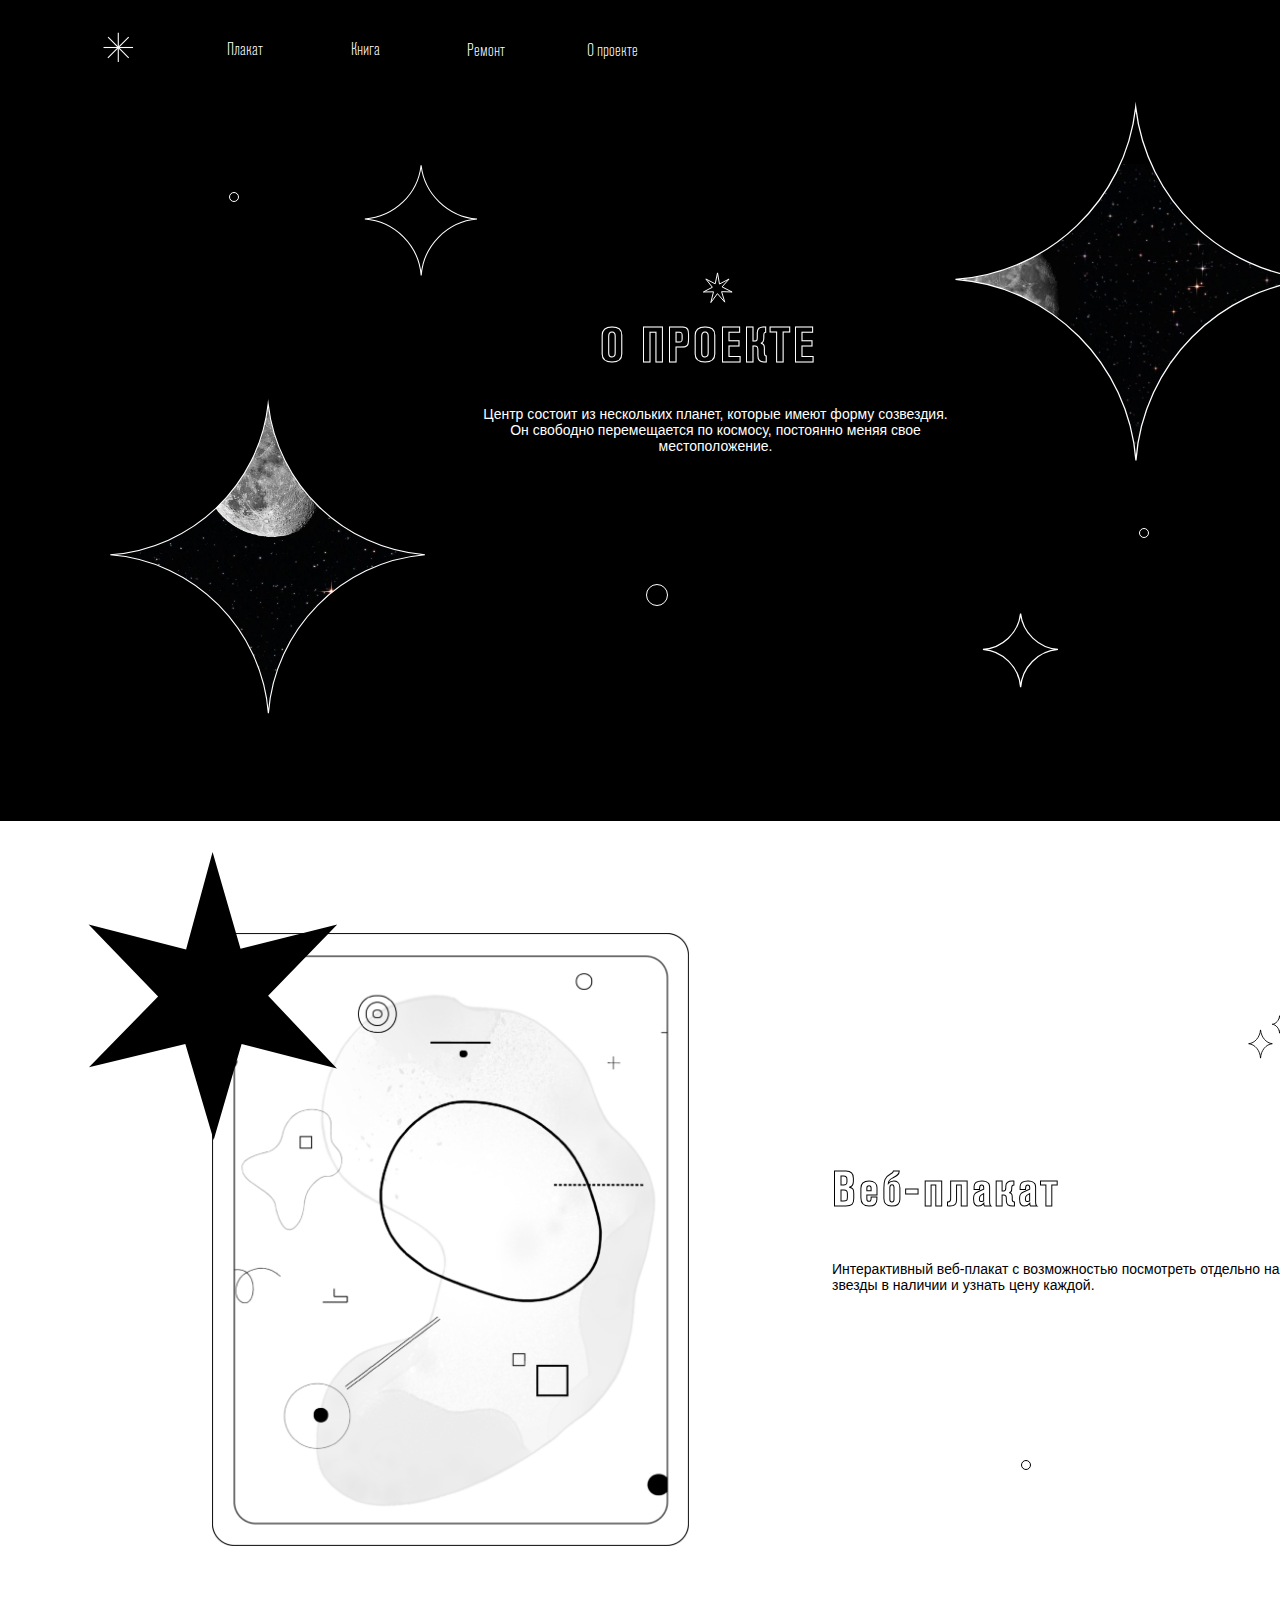
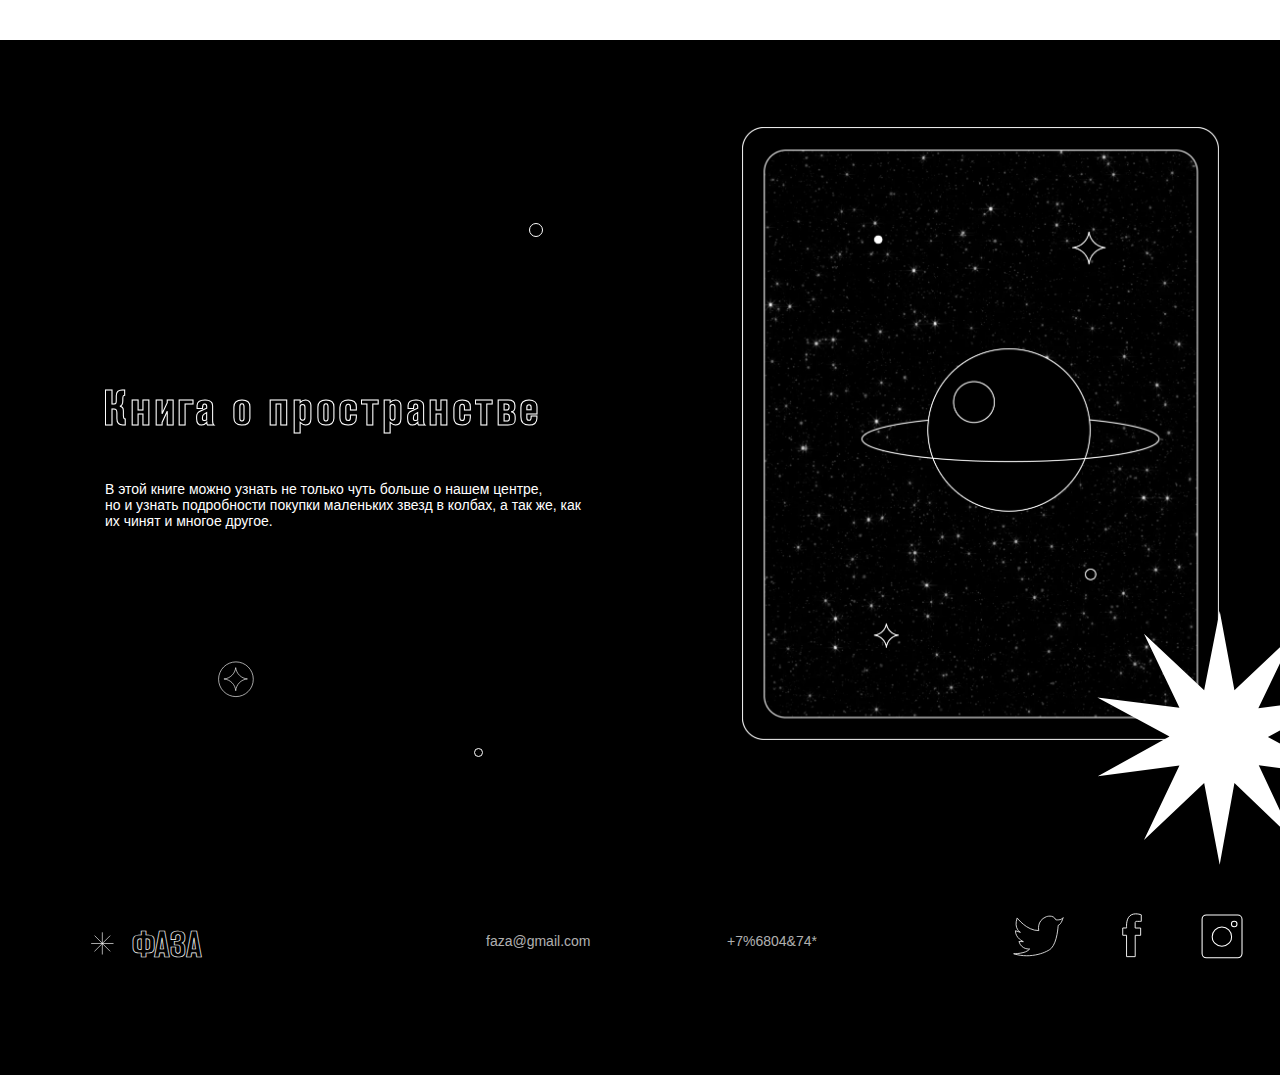
<file: o_proekte.html>
<!DOCTYPE html>
<html lang="ru" dir="ltr">
  <head>
    <meta charset="utf-8">
    <title>О проекте</title>
    <link rel="stylesheet" href="css/common.css">
    <link rel="stylesheet" href="css/o_proekte.css">
  </head>
  <body>
    <div class="firstpage_block" id="firstpage_block">
      <div class="menu">
        <div class="magazin"><a href="#secondpage_block">Плакат</a></div>
        <div class="katalog"><a href="#thirdpage_block">Книга</a></div>
        <div class="remont"><a href="remont.html">Ремонт</a></div>
        <div class="o_proekte"><a href="o_proekte.html">О проекте</a></div>
        <svg class="sparklemenu" version="1.1" id="sparklemenu" xmlns="http://www.w3.org/2000/svg" xmlns:xlink="http://www.w3.org/1999/xlink" x="0px" y="0px"
           viewBox="0 0 168.6 168.1" style="enable-background:new 0 0 168.6 168.1;" xml:space="preserve">
        <style type="text/css">
          .st55{fill:none;stroke:black;stroke-width:12;stroke-linejoin:bevel;stroke-miterlimit:10;}
        </style>
        <path class="st55" d="M156.1,81.2C119.7,78.3,90.5,50,86.3,14C82.2,50.3,52.7,78.5,16,81.2c37.5,2.8,67.5,33.1,70.4,70.6
          C89.2,114.4,118.8,84.4,156.1,81.2z"/>
        </svg>
        <a href="index.html"><svg class="figuremenu" version="1.1" id="Layer_1" xmlns="http://www.w3.org/2000/svg" xmlns:xlink="http://www.w3.org/1999/xlink" x="0px" y="0px"
           viewBox="0 0 15.2 14.9" style="enable-background:new 0 0 15.2 14.9;" xml:space="preserve">
        <style type="text/css">
          .st30{stroke:white;stroke-width:0.5;stroke-miterlimit:10;}
          .st31{fill:none;stroke:white;stroke-width:0.5;stroke-miterlimit:10;}
        </style>
        <line class="st30" x1="7.5" y1="0.8" x2="7.5" y2="14.3"/>
        <line class="st31" x1="14.3" y1="7.6" x2="0.7" y2="7.6"/>
        <line class="st30" x1="12.3" y1="12.4" x2="2.8" y2="2.8"/>
        <line class="st30" x1="2.7" y1="12.4" x2="12.3" y2="2.8"/>
        </svg></a>
        <div class="buttonstroke"></div>
        <div class="button" id="button"></div>
      </div>

      <div class="description">
        <svg class="linestarname" version="1.1" id="Layer_1" xmlns="http://www.w3.org/2000/svg" xmlns:xlink="http://www.w3.org/1999/xlink" x="0px" y="0px"
        	 viewBox="0 0 286.7 293.7" style="enable-background:new 0 0 286.7 293.7;" xml:space="preserve">
        <style type="text/css">
        	.stw0{fill:none;stroke:white;stroke-width:9;stroke-miterlimit:10;}
        </style>
        <polygon class="stw0" points="35.3,64.4 95.9,141.3 12.5,184.9 106.3,183 81.6,282.7 142.8,199.9 210.5,278.8 181.3,181.7
        	278.4,184.9 185.8,138 250.3,65 161.7,111.3 143.5,8.3 122,109.3 "/>
        </svg>
        <div class="oproektename">О ПРОЕКТЕ</div>
        <div class="info">Центр состоит из&nbsp;нескольких планет, которые имеют форму созвездия. Он&nbsp;свободно перемещается по&nbsp;космосу, постоянно меняя свое местоположение.</div>
      </div>

      <div class="circle"></div>
      <div class="circle2"></div>
      <div class="circle3"></div>
      <svg class="sparkle3" version="1.1" id="sparkle" xmlns="http://www.w3.org/2000/svg" xmlns:xlink="http://www.w3.org/1999/xlink" x="0px" y="0px"
      	 viewBox="0 0 150.2 149.3" style="enable-background:new 0 0 150.2 149.3;" xml:space="preserve">
      <g>
      	<defs>
      		<path id="SVGID_1_" d="M143.8,74.3C107.4,71.4,78.2,43.1,74,7.1C69.9,43.4,40.4,71.6,3.7,74.3c37.5,2.8,67.5,33.1,70.4,70.6
      			C76.9,107.5,106.5,77.5,143.8,74.3z"/>
      	</defs>
      	<clipPath id="SVGID_2_">
      		<use xlink:href="#SVGID_1_"  style="overflow:visible;"/>
      	</clipPath>
      	<g transform="matrix(1 0 0 1 -5.960464e-08 -2.384186e-07)" style="clip-path:url(#SVGID_2_);">

      			<image style="overflow:visible;" width="1081" height="1038" xlink:href="img/1.jpg"  transform="matrix(0.1737 0 0 0.1737 -40.1945 1.6961)">
      		</image>
      	</g>
      	<use xlink:href="#SVGID_1_"  style="overflow:visible;fill:none;stroke-width:0.5;stroke:#FFFFFF;stroke-miterlimit:10;"/>
      </g>
      </svg>
      <svg class="sparkle2" version="1.1" id="sparkle" xmlns="http://www.w3.org/2000/svg" xmlns:xlink="http://www.w3.org/1999/xlink" x="0px" y="0px"
      	 viewBox="0 0 168.6 168.1" style="enable-background:new 0 0 168.6 168.1;" xml:space="preserve">
      <style type="text/css">
      	.stqqq0{fill:none;stroke:#FFFFFF;stroke-width:1.3;stroke-linejoin:bevel;stroke-miterlimit:10;}
      </style>
      <path class="stqqq0" d="M156.1,81.2C119.7,78.3,90.5,50,86.3,14C82.2,50.3,52.7,78.5,16,81.2c37.5,2.8,67.5,33.1,70.4,70.6
      	C89.2,114.4,118.8,84.4,156.1,81.2z"/>
      </svg>
      <svg class="sparkle" version="1.1" id="sparkle" xmlns="http://www.w3.org/2000/svg" xmlns:xlink="http://www.w3.org/1999/xlink" x="0px" y="0px"
      	 viewBox="0 0 150.1 147.2" style="enable-background:new 0 0 150.1 147.2;" xml:space="preserve">
      <g>
      	<defs>
      		<path id="SVGID_1_" d="M143.2,72.4c-36.4-2.9-65.6-31.2-69.8-67.2C69.3,41.5,39.8,69.7,3.1,72.4c37.5,2.8,67.5,33.1,70.4,70.6
      			C76.3,105.6,105.9,75.6,143.2,72.4z"/>
      	</defs>
      	<clipPath id="SVGID_2_">
      		<use xlink:href="#SVGID_1_"  style="overflow:visible;"/>
      	</clipPath>
      	<g style="clip-path:url(#SVGID_2_);">

      			<image style="overflow:visible;" width="2000" height="1333" xlink:href="img/1.jpg"  transform="matrix(0.1331 0 0 0.1331 -20.9685 -36.9259)">
      		</image>
      	</g>
      	<use xlink:href="#SVGID_1_"  style="overflow:visible;fill:none;stroke-width:0.5;stroke:#FFFFFF;stroke-miterlimit:10;"/>
      </g>
      </svg>
      <svg class="sparkle4" version="1.1" id="sparkle" xmlns="http://www.w3.org/2000/svg" xmlns:xlink="http://www.w3.org/1999/xlink" x="0px" y="0px"
      	 viewBox="0 0 168.6 168.1" style="enable-background:new 0 0 168.6 168.1;" xml:space="preserve">
      <style type="text/css">
      	.staqqa0{fill:none;stroke:#FFFFFF;stroke-width:2.3;stroke-linejoin:bevel;stroke-miterlimit:10;}
      </style>
      <path class="staqqa0" d="M156.1,81.2C119.7,78.3,90.5,50,86.3,14C82.2,50.3,52.7,78.5,16,81.2c37.5,2.8,67.5,33.1,70.4,70.6
      	C89.2,114.4,118.8,84.4,156.1,81.2z"/>
      </svg>

    </div>

    <div class="secondpage_block" id="secondpage_block">
      <a href="https://if6600.github.io/plakat/"><div class="card">
          <div class="oborot1">
            <div class="pic1">
          </div>
          <div class="oborot2">
            <div class="pic2"></div>
          </div>
          </div>
        </div></a>

      <div class="web">Веб-плакат</div>
      <div class="about2">Интерактивный веб-плакат с&nbsp;возможностью посмотреть отдельно на&nbsp;все звезды в&nbsp;наличии и&nbsp;узнать цену каждой.</div>
      <div class="circlefon"></div>
      <svg class="sparklesfon" version="1.1" id="Layer_1" xmlns="http://www.w3.org/2000/svg" xmlns:xlink="http://www.w3.org/1999/xlink" x="0px" y="0px"
      	 viewBox="0 0 35.1 37.9" style="enable-background:new 0 0 35.1 37.9;" xml:space="preserve">
      <style type="text/css">
      	.st80{fill:none;stroke:black;stroke-linejoin:bevel;stroke-width:0.7;stroke-miterlimit:10;}
      </style>
      <path class="st80" d="M21,24.5c-4.9-0.5-8.8-5.1-9.4-11C11,19.4,7,24.1,2.1,24.5c5.1,0.5,9.1,5.4,9.5,11.5C11.9,29.9,15.9,25,21,24.5
      	z"/>
      <path class="st80" d="M32.6,9c-3-0.3-5.5-3.1-5.8-6.8C26.4,5.8,24,8.7,20.9,9c3.1,0.3,5.6,3.3,5.9,7.1C27,12.3,29.5,9.3,32.6,9z"/>
      </svg>
      <svg class="sticker" version="1.1" id="sparkle" xmlns="http://www.w3.org/2000/svg" xmlns:xlink="http://www.w3.org/1999/xlink" x="0px" y="0px"
      	 viewBox="0 0 73.4 83.1" style="enable-background:new 0 0 73.4 83.1;" xml:space="preserve">
      <polygon points="37,1.4 29.6,28.6 2.4,21.6 21.8,41.7 2.5,61.5 29.4,55 37.3,81.8 45.1,55 71.7,61.8 52.5,41.5 71.8,21.6 44.8,28.4
      	"/>
      </svg>
    </div>

    <div class="thirdpage_block" id="thirdpage_block">
      <a href="https://ru.calameo.com/read/0062158573e6b9b3a7f81"><div class="card2">
          <div class="oborot1_2">
            <div class="pic1_2">
          </div>
          <div class="oborot2_2">
            <div class="pic2_2"></div>
          </div>
          </div>
        </div></a>
      <div class="kniga">Книга о пространстве</div>
      <div class="about3">В&nbsp;этой книге можно узнать не&nbsp;только чуть больше о&nbsp;нашем центре, но&nbsp;и&nbsp;узнать подробности покупки маленьких звезд в&nbsp;колбах, а&nbsp;так&nbsp;же, как их&nbsp;чинят и&nbsp;многое другое.</div>
      <div class="circlefon_2"></div>
      <div class="circlefon_2_2"></div>
      <svg class="sparkleincircle" version="1.1" id="Layer_1" xmlns="http://www.w3.org/2000/svg" xmlns:xlink="http://www.w3.org/1999/xlink" x="0px" y="0px"
      	 viewBox="0 0 286.7 293.7" style="enable-background:new 0 0 286.7 293.7;" xml:space="preserve">
      <style type="text/css">
      	.st120{fill:none;stroke:white;stroke-width:5;stroke-miterlimit:10;}
      	.st121{fill:none;stroke:white;stroke-width:5;}
      </style>
      <circle class="st120" cx="142.9" cy="148.8" r="134.1"/>
      <path class="st121" d="M231.5,146.3c-47.1-3.8-85.1-40.5-90.5-87.2c-5.3,47-43.5,84.1-91,87.6c48.6,3.6,87.4,42.4,91.2,90.9
      	C144.7,189.2,183.2,150.4,231.5,146.3z"/>
      </svg>
      <svg class="sticker2" version="1.1" id="sparkle" xmlns="http://www.w3.org/2000/svg" xmlns:xlink="http://www.w3.org/1999/xlink" x="0px" y="0px"
      	 viewBox="0 0 66 67.8" style="enable-background:new 0 0 66 67.8;" xml:space="preserve">
      <style type="text/css">
      	.st0{fill:#FFFFFF;}
      </style>
      <polygon class="st0" points="33.3,2 29.4,21.9 14.3,7.7 23.2,26.3 2.6,23.7 20.7,33.5 2.7,43.5 23.2,40.8 14.3,59.5 29.4,45.2
      	33.3,65.7 37,45.2 51.9,59.5 43.1,40.7 63.6,43.5 45.4,33.6 63.7,23.7 43,26.4 52,7.7 37,21.9 "/>
      </svg>

      <div class="description2">
        <div class="mail">faza@gmail.com</div>
        <div class="logo">ФАЗА</div>
        <div class="telefon">+7%6804&74*</div>
        <svg class="logofigure" version="1.1" id="Layer_1" xmlns="http://www.w3.org/2000/svg" xmlns:xlink="http://www.w3.org/1999/xlink" x="0px" y="0px"
        	 viewBox="0 0 15.2 14.9" style="enable-background:new 0 0 15.2 14.9;" xml:space="preserve">
        <style type="text/css">
        	.st8w30{stroke:white;stroke-width:0.4;stroke-miterlimit:10;}
        	.st8w31{fill:none;stroke:white;stroke-width:0.4;stroke-miterlimit:10;}
        </style>
        <line class="st8w30" x1="7.5" y1="0.8" x2="7.5" y2="14.3"/>
        <line class="st8w31" x1="14.3" y1="7.6" x2="0.7" y2="7.6"/>
        <line class="st8w30" x1="12.3" y1="12.4" x2="2.8" y2="2.8"/>
        <line class="st8w30" x1="2.7" y1="12.4" x2="12.3" y2="2.8"/>
        </svg>
        <svg class="twitter" version="1.1" id="sparkle" xmlns="http://www.w3.org/2000/svg" xmlns:xlink="http://www.w3.org/1999/xlink" x="0px" y="0px"
        	 viewBox="0 0 204.6 173.4" style="enable-background:new 0 0 204.6 173.4;" xml:space="preserve">
        <style type="text/css">
        	.bbe{fill:none;stroke:white;stroke-width:3;stroke-miterlimit:10;}
        </style>
        <path class="bbe" d="M26.6,18.4c0,0,35.6,47.8,80.5,47c0,0-9-36.1,27.4-51.4c0,0,26.1-10.1,36.1,11.4c0,0,20.4,2.8,27.1-8.3
        	c0,0-6.5,25-18.6,29.2c0,0-2.6,62.1-26.1,85.7c-11.3,11.3-72.3,40.8-139.4,19.6c0,0,45.9,0.5,59.6-17.8c0,0-30.2,3.6-40-27.6
        	l16.5,0.3c0,0-29.7-12.6-29.4-40.5l18.3,5.9C38.7,71.8,12.9,58.5,26.6,18.4z"/>
        </svg>
        <svg class="facebook" version="1.1" id="sparkle" xmlns="http://www.w3.org/2000/svg" xmlns:xlink="http://www.w3.org/1999/xlink" x="0px" y="0px"
        	 viewBox="0 0 91.8 173.4" style="enable-background:new 0 0 91.8 173.4;" xml:space="preserve">
        <style type="text/css">
        	.rwew{fill:none;stroke:white;stroke-width:3.5;stroke-miterlimit:10;}
        </style>
        <path class="rwew" d="M25.3,57.3H10.4v27.9H25V167h33.2V85.4H79V57.5H58V36.8c0,0,0.3-4.8,4.5-4.8s18.9,0,18.9,0V7
        	c0,0-26.8-10.4-43.3,3.5S25.3,57.3,25.3,57.3z"/>
        </svg>
        <svg class="instagram" version="1.1" id="sparkle" xmlns="http://www.w3.org/2000/svg" xmlns:xlink="http://www.w3.org/1999/xlink" x="0px" y="0px"
        	 viewBox="0 0 85.9 89.9" style="enable-background:new 0 0 85.9 89.9;" xml:space="preserve">
        <style type="text/css">
        	.qwettt{fill:none;stroke:white;stroke-width:2;stroke-miterlimit:10;}
        </style>
        <path class="qwettt" d="M72,85.5H12.2c-4.6,0-8.2-3.7-8.2-8.2V12c0-4.6,3.7-8.2,8.2-8.2H72c4.6,0,8.2,3.7,8.2,8.2v65.2
        	C80.3,81.8,76.6,85.5,72,85.5z"/>
        <circle class="qwettt" cx="41.8" cy="45.1" r="18.5"/>
        <circle class="qwettt" cx="65.3" cy="21.1" r="5.3"/>
        </svg>
        <svg class="vk" version="1.1" id="sparkle" xmlns="http://www.w3.org/2000/svg" xmlns:xlink="http://www.w3.org/1999/xlink" x="0px" y="0px"
        	 viewBox="0 0 85.9 52.7" style="enable-background:new 0 0 85.9 52.7;" xml:space="preserve">
        <style type="text/css">
        	.llq{fill:none;stroke:white;stroke-width:1.5;stroke-miterlimit:10;}
        </style>
        <path class="llq" d="M5.2,3l13,0l12.4,17.5c0.5,0.6,1.5,0.4,1.6-0.3l2.2-10.6c0.1-0.4,0-0.9-0.2-1.2l-2.3-3.6C31.4,4,32,3,32.9,3
        	h15.4c1,0,1.8,0.8,1.8,1.8l0.5,16.7c0,1.1,1.4,1.6,2.1,0.7L65.1,3.8c0.4-0.6,1.2-1,1.9-1h14c1.5,0,2.5,1.6,1.7,3L70.5,27.2
        	c-0.4,0.7-0.4,1.6,0.1,2.3l11.3,16.9c0.8,1.3-0.1,2.9-1.6,2.9h-15c-0.6,0-1.3-0.3-1.7-0.7l-9.1-9.2c-0.6-0.6-1.5-0.4-1.9,0.3
        	l-4.1,8.8c-0.2,0.5-0.6,0.8-1.2,0.8c-3.2,0.4-14.9,1-24.5-9.3C12.5,28.8,4.7,12.7,3.7,4.7C3.6,3.8,4.3,3,5.2,3z"/>
        </svg>
      </div>
      <div class="podval"></div>

    </div>
    <script src="js/oproekte.js"></script>
  </body>
</html>
</file>
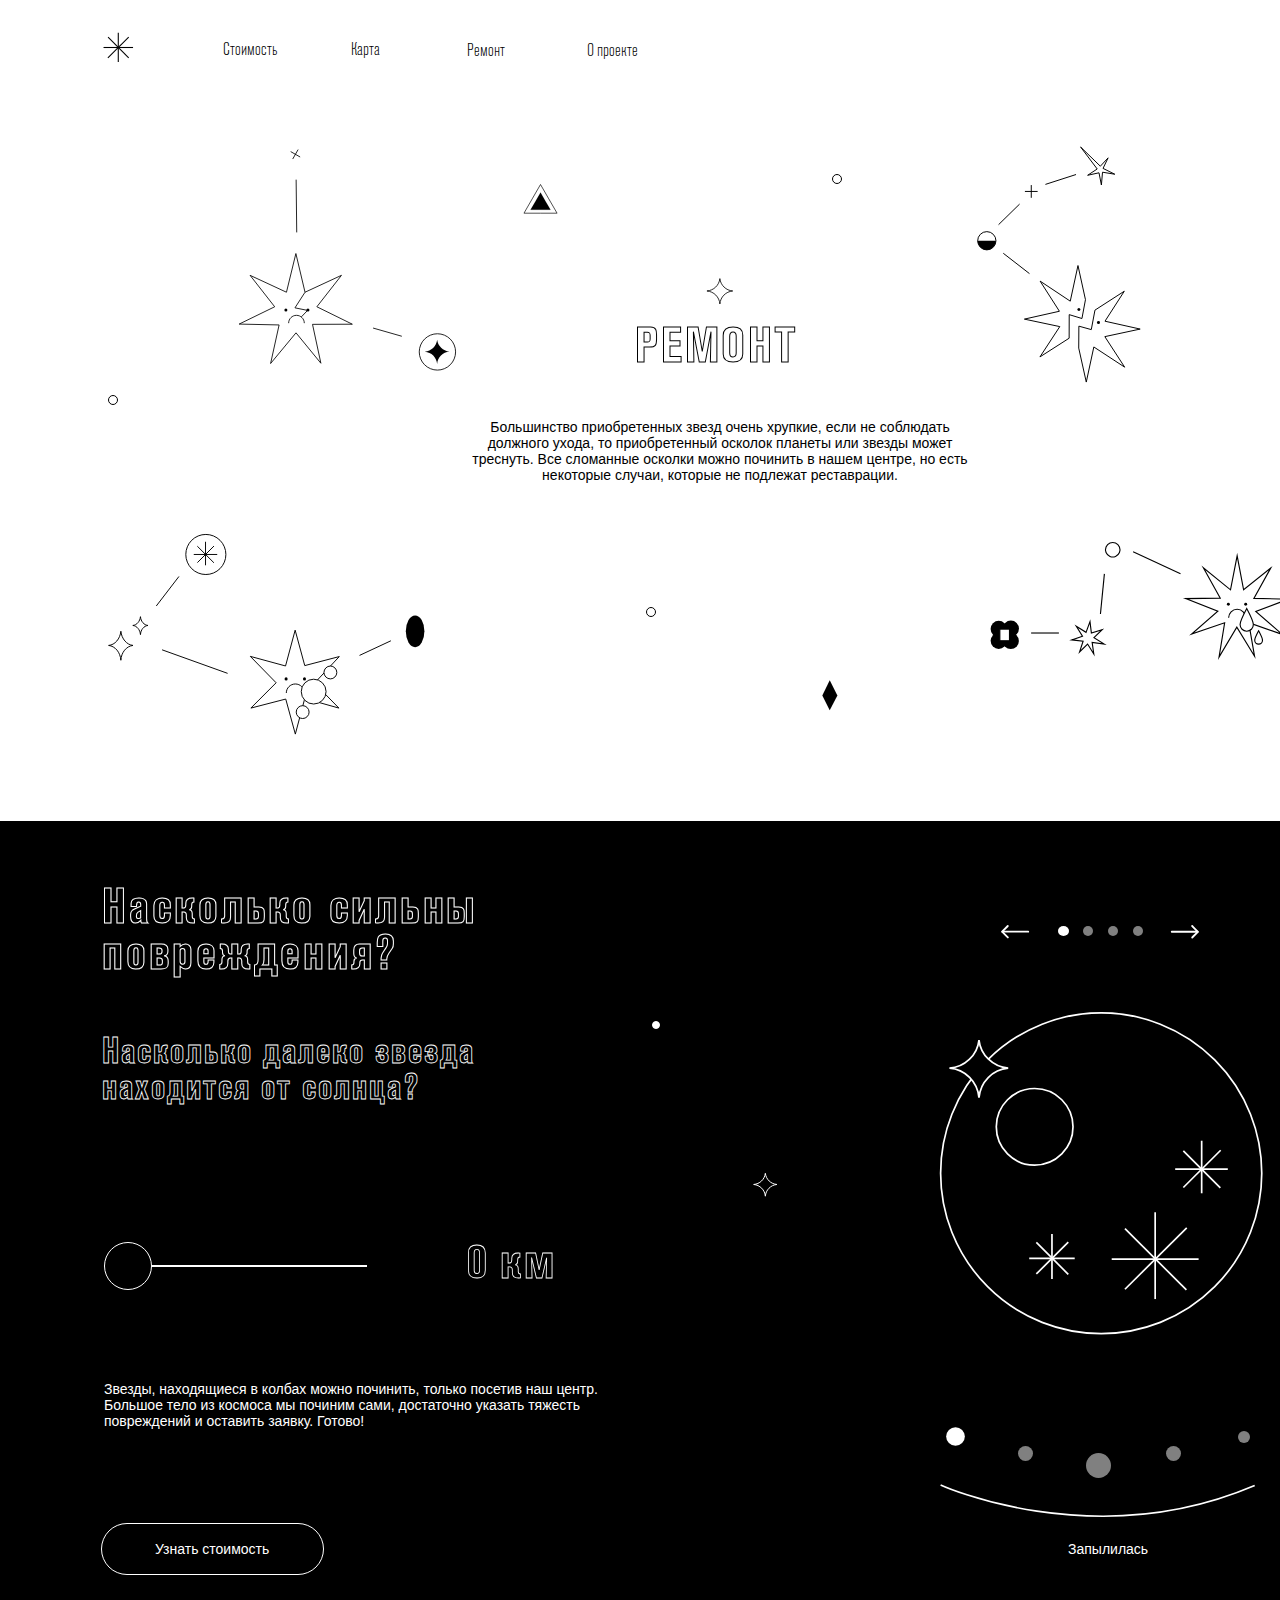
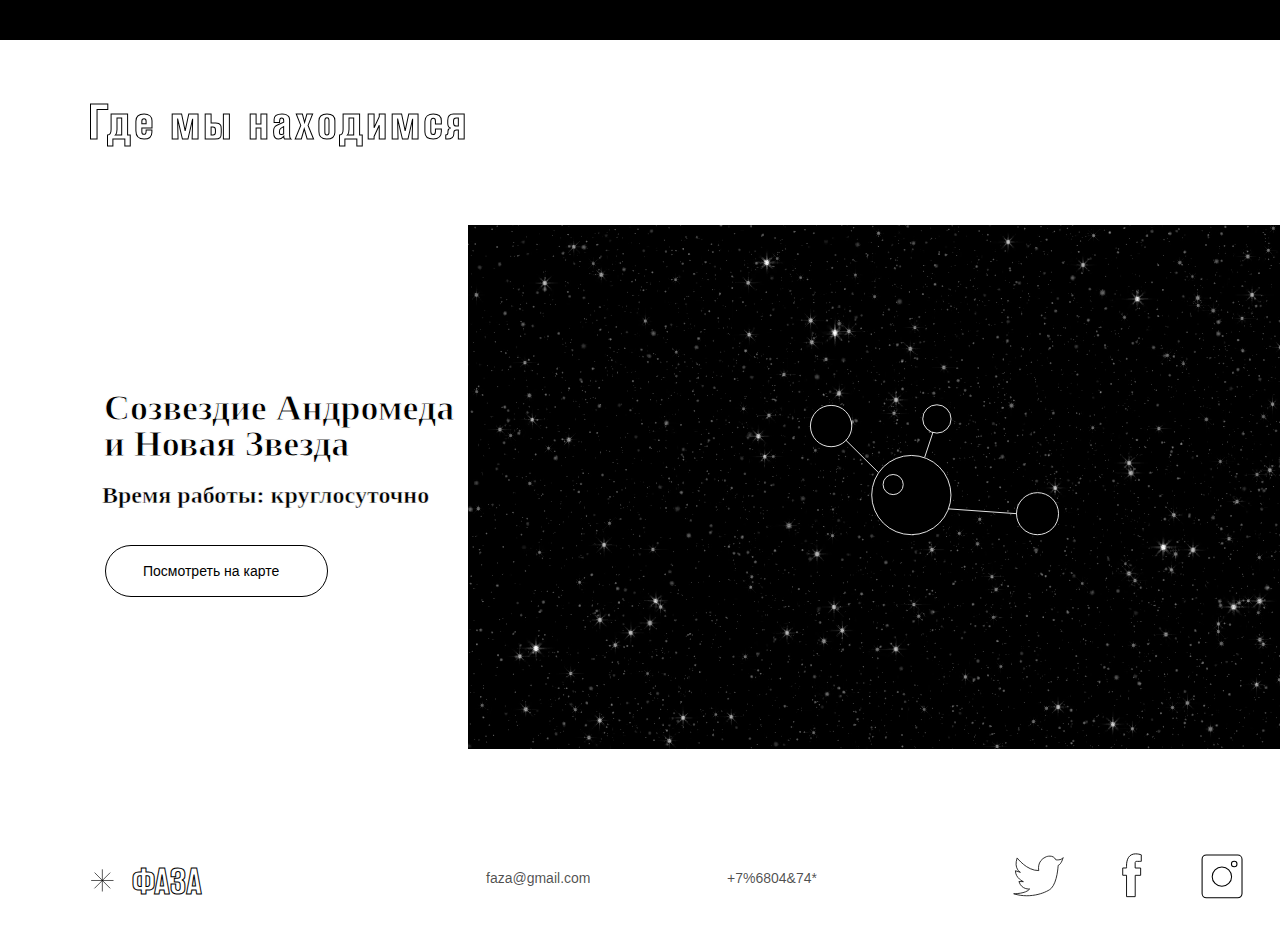
<file: remont.html>
<!DOCTYPE html>
<html lang="ru" dir="ltr">
  <head>
    <meta charset="utf-8">
    <title>Ремонт</title>
    <link rel="stylesheet" href="css/common.css">
    <link rel="stylesheet" href="css/remont.css">
  </head>
  <body>
    <div class="firstpage_block" id="firstpage_block">

      <div class="menu">
        <div class="magazin"><a href="#secondpage_block">Стоимость</a></div>
        <div class="katalog"><a href="#thirdpage_block">Карта</a></div>
        <div class="remont"><a href="remont.html">Ремонт</a></div>
        <div class="o_proekte"><a href="o_proekte.html">О проекте</div>
        <svg class="sparklemenu" version="1.1" id="sparklemenu" xmlns="http://www.w3.org/2000/svg" xmlns:xlink="http://www.w3.org/1999/xlink" x="0px" y="0px"
        	 viewBox="0 0 168.6 168.1" style="enable-background:new 0 0 168.6 168.1;" xml:space="preserve">
        <style type="text/css">
        	.st55{fill:none;stroke:black;stroke-width:12;stroke-linejoin:bevel;stroke-miterlimit:10;}
        </style>
        <path class="st55" d="M156.1,81.2C119.7,78.3,90.5,50,86.3,14C82.2,50.3,52.7,78.5,16,81.2c37.5,2.8,67.5,33.1,70.4,70.6
        	C89.2,114.4,118.8,84.4,156.1,81.2z"/>
        </svg>
        <a href="index.html"><svg class="figuremenu" version="1.1" id="Layer_1" xmlns="http://www.w3.org/2000/svg" xmlns:xlink="http://www.w3.org/1999/xlink" x="0px" y="0px"
        	 viewBox="0 0 15.2 14.9" style="enable-background:new 0 0 15.2 14.9;" xml:space="preserve">
        <style type="text/css">
        	.st30{stroke:black;stroke-width:0.5;stroke-miterlimit:10;}
        	.st31{fill:none;stroke:black;stroke-width:0.5;stroke-miterlimit:10;}
        </style>
        <line class="st30" x1="7.5" y1="0.8" x2="7.5" y2="14.3"/>
        <line class="st31" x1="14.3" y1="7.6" x2="0.7" y2="7.6"/>
        <line class="st30" x1="12.3" y1="12.4" x2="2.8" y2="2.8"/>
        <line class="st30" x1="2.7" y1="12.4" x2="12.3" y2="2.8"/>
        </svg></a>
        <div class="buttonstroke"></div>
        <div class="button" id="button1"></div>
        <svg class="sparklename" version="1.1" id="sparkle" xmlns="http://www.w3.org/2000/svg" xmlns:xlink="http://www.w3.org/1999/xlink" x="0px" y="0px"
        	 viewBox="0 0 168.6 168.1" style="enable-background:new 0 0 168.6 168.1;" xml:space="preserve">
        <style type="text/css">
        	.snt0{fill:white;stroke:black;stroke-width:4.5;stroke-linejoin:bevel;stroke-miterlimit:10;}
        </style>
        <path class="snt0" d="M156.1,81.2C119.7,78.3,90.5,50,86.3,14C82.2,50.3,52.7,78.5,16,81.2c37.5,2.8,67.5,33.1,70.4,70.6
        	C89.2,114.4,118.8,84.4,156.1,81.2z"/>
        </svg>
      </div>

      <div class="figures">
        <svg class="sozvezdie1" version="1.1" id="Layer_1" xmlns="http://www.w3.org/2000/svg" xmlns:xlink="http://www.w3.org/1999/xlink" x="0px" y="0px"
        	 viewBox="0 0 349.5 359.8" style="enable-background:new 0 0 349.5 359.8;" xml:space="preserve">
        <style type="text/css">
        	.st90{fill:none;stroke:#000000;stroke-width:1.3;stroke-miterlimit:10;}
        	.st91{fill:#020203;}
        </style>
        <polygon class="st90" points="100.1,177.1 85.8,235.9 30.5,210.2 67.9,258 13.9,284.3 74.6,285.6 61.7,344.2 100.3,297.6
        	138.1,343.8 125.4,284.7 185.9,284.5 132,258 169.4,210.2 114,235.9 "/>
        <polyline class="st90" points="108.5,273.3 117.9,263.5 98.7,259.6 114,235.9 "/>
        <path class="st90" d="M89.1,282.9c0-6.6,5.3-11.9,11.9-11.9s11.9,5.3,11.9,11.9"/>
        <circle cx="84.9" cy="262.8" r="2.3"/>
        <circle cx="118.4" cy="262.9" r="2.3"/>
        <line class="st90" x1="92.2" y1="22.2" x2="106.6" y2="30.4"/>
        <line class="st90" x1="103.5" y1="19.1" x2="95.3" y2="33.5"/>
        <line class="st90" x1="100.5" y1="64.8" x2="101.4" y2="145"/>
        <line class="st90" x1="217.4" y1="290.3" x2="261.1" y2="302.8"/>
        <circle class="st90" cx="315.2" cy="326.6" r="27.6"/>
        <path class="st91" d="M333.4,326.1c-9.7-0.8-17.5-8.3-18.6-17.9c-1.1,9.7-8.9,17.3-18.7,18c10,0.7,18,8.7,18.7,18.7
        	C315.5,334.9,323.4,326.9,333.4,326.1z"/>
        </svg>
        <svg class="sozvezdie2" version="1.1" id="Layer_1" xmlns="http://www.w3.org/2000/svg" xmlns:xlink="http://www.w3.org/1999/xlink" x="0px" y="0px"
        	 viewBox="0 0 518.8 359.8" style="enable-background:new 0 0 518.8 359.8;" xml:space="preserve">
        <style type="text/css">
        	.wee{fill:none;stroke:#000000;stroke-width:1.5;stroke-miterlimit:10;}
        	.qqq{fill:#FFFFFF;stroke:#000000;stroke-width:1.5;stroke-miterlimit:10;}
        	.s232{fill:none;stroke:#000000;stroke-width:1.5;stroke-linejoin:bevel;stroke-miterlimit:10;}
        </style>
        <polygon class="wee" points="306.8,173.2 291.7,229.5 236.3,214.4 276.9,255.9 237.2,295.7 292,281.5 307.1,336.6 321.9,280.6
        	375.6,295.7 337.2,256.5 376.2,214.7 321.9,228.9 "/>
        <path class="wee" d="M292.9,272c0-7.8,6.3-14.2,14.2-14.2s14.2,6.3,14.2,14.2"/>
        <circle class="qqq" cx="335.9" cy="269.8" r="19.5"/>
        <circle class="qqq" cx="318.6" cy="302" r="10.1"/>
        <circle class="qqq" cx="362.2" cy="239.7" r="10.1"/>
        <circle cx="292.6" cy="249.8" r="2.4"/>
        <circle cx="321.5" cy="249.8" r="2.4"/>
        <line class="wee" x1="408" y1="212.9" x2="457.3" y2="189.9"/>
        <line class="wee" x1="97.6" y1="204.1" x2="200.6" y2="241.1"/>
        <line class="wee" x1="88.5" y1="135.2" x2="124.1" y2="88.8"/>
        <path class="s232" d="M51.9,197.2c-9.9-1-17.8-10.3-19.1-22.3c-1.2,12-9.3,21.5-19.3,22.3c10.3,1,18.5,10.9,19.3,23.3
        	C33.4,208.2,41.5,198.3,51.9,197.2z"/>
        <path class="s232" d="M75.4,165.8c-6.1-0.6-11.2-6.3-11.8-13.8c-0.8,7.3-5.7,13.2-12,13.8c6.3,0.6,11.4,6.7,12,14.4
        	C64,172.5,69.1,166.4,75.4,165.8z"/>
        <line class="wee" x1="165.9" y1="34.2" x2="165.9" y2="71.2"/>
        <line class="wee" x1="184.3" y1="54.2" x2="147.4" y2="54.2"/>
        <line class="wee" x1="179.1" y1="67.3" x2="153" y2="41.2"/>
        <line class="wee" x1="153.1" y1="67" x2="179.2" y2="40.9"/>
        <circle class="wee" cx="166.4" cy="54.2" r="31.5"/>
        <ellipse cx="495.4" cy="175" rx="14.6" ry="25"/>
        </svg>
        <svg class="sozvezdie3" version="1.1" id="Layer_1" xmlns="http://www.w3.org/2000/svg" xmlns:xlink="http://www.w3.org/1999/xlink" x="0px" y="0px"
        	 viewBox="0 0 240.5 336.6" style="enable-background:new 0 0 240.5 336.6;" xml:space="preserve">
        <style type="text/css">
        	.ers{fill:none;stroke:#000000;stroke-width:1.3;stroke-miterlimit:10;}
        	.s33{fill:none;}
        </style>
        <polygon class="ers" points="155.6,216 145.6,170.4 135.3,218 95,191.2 120.8,231.5 74,242 121.3,252 94.8,292.5 133.8,267.5
        	133.9,236 150.9,241.2 "/>
        <polygon class="ers" points="168.3,230 207.5,204.7 181.7,244.8 228.7,255.3 181.5,265.4 208,306.2 166.8,279.2 156.7,326.1
        	146.6,280.7 146.8,251.4 163.4,256 "/>
        <circle cx="146.8" cy="229" r="2"/>
        <circle cx="173" cy="246.4" r="2"/>
        <line class="s33" x1="73.6" y1="199.3" x2="37.1" y2="161.5"/>
        <line class="s33" x1="41.7" y1="117.5" x2="66.4" y2="90.3"/>
        <line class="s33" x1="102.1" y1="62" x2="137.1" y2="46.7"/>
        <line class="ers" x1="83.2" y1="62.9" x2="83.2" y2="79.9"/>
        <line class="ers" x1="91.7" y1="71.4" x2="74.7" y2="71.4"/>
        <circle class="ers" cx="23.8" cy="137.3" r="12.2"/>
        <path d="M35.9,137.4c0,6.7-5.5,12.2-12.2,12.2s-12.2-5.5-12.2-12.2"/>
        <polygon class="ers" points="149.1,12 171.3,41.4 158.5,49.8 173.7,46.5 176.9,62.8 178.4,45.7 194.8,48.4 179.1,40.6 185.9,26.5
        	175.5,37.7 "/>
        <line class="ers" x1="80.8" y1="181.2" x2="45.8" y2="154"/>
        <line class="ers" x1="39.5" y1="115.8" x2="67.6" y2="88.3"/>
        <line class="ers" x1="102.1" y1="62" x2="143" y2="48.8"/>
        </svg>
        <svg class="sozvezdie4" version="1.1" id="Layer_1" xmlns="http://www.w3.org/2000/svg" xmlns:xlink="http://www.w3.org/1999/xlink" x="0px" y="0px"
        	 viewBox="0 0 382.8 159.4" style="enable-background:new 0 0 382.8 159.4;" xml:space="preserve">
        <style type="text/css">
        	.dsd{fill:none;stroke:#000000;stroke-width:1.3;stroke-miterlimit:10;}
        	.drt{fill:#FFFFFF;stroke:#000000;stroke-width:1.3;stroke-miterlimit:10;}
        </style>
        <polygon class="dsd" points="290.2,79 270.7,43.9 302.2,69.4 309.9,29.9 317.4,69.3 348.8,44.2 329.3,79.3 369.4,80.2 331.5,94.5
        	362.2,121.1 323.3,107.5 330.1,146.5 309.5,112.7 288.9,147.4 295.4,107.7 257.1,120.6 287.5,94.3 250.2,79.6 "/>
        <path class="dsd" d="M300,101.9c0-5.5,4.4-9.9,9.9-9.9s9.9,4.4,9.9,9.9"/>
        <circle cx="299.7" cy="86.1" r="1.7"/>
        <circle cx="319.8" cy="86.1" r="1.7"/>
        <path class="drt" d="M328.7,109.7c0,4.2-3.4,7.7-7.7,7.7c-4.2,0-7.7-3.4-7.7-7.7c0-4.2,7.7-18.7,7.7-18.7S328.7,105.4,328.7,109.7z"
        	/>
        <path class="drt" d="M339.3,127.9c0,2.5-2,4.5-4.5,4.5s-4.5-2-4.5-4.5c0-2.5,4.5-10.9,4.5-10.9S339.3,125.4,339.3,127.9z"/>
        <ellipse transform="matrix(0.3827 -0.9239 0.9239 0.3827 81.0516 167.1778)" class="drt" cx="165.6" cy="22.9" rx="8.4" ry="8.4"/>
        <polygon class="dsd" points="134.6,118.7 139.2,106.3 140.8,119.5 153.3,115.6 143.8,124.9 155.7,132.4 141.7,130.5 143.6,143.9
        	136.4,132.3 127.1,141.4 131.2,128.9 118.1,127.5 130.5,123.3 123.3,111.6 "/>
        <line class="dsd" x1="189.2" y1="25.2" x2="244.2" y2="50.7"/>
        <line class="dsd" x1="155.9" y1="50.9" x2="151.3" y2="97.5"/>
        <line class="dsd" x1="103.1" y1="119.5" x2="70.9" y2="119.5"/>
        <circle cx="33.3" cy="114.8" r="9.4"/>
        <circle cx="47.4" cy="114.4" r="9.4"/>
        <circle cx="33.3" cy="128.6" r="9.4"/>
        <circle cx="47.3" cy="128.7" r="9.4"/>
        <rect x="35.9" y="116.9" width="8.6" height="9"/>
        <rect x="34.6" y="115" class="drt" width="11.2" height="13.5"/>
        </svg>
        <svg class="triangle" version="1.1" id="Layer_1" xmlns="http://www.w3.org/2000/svg" xmlns:xlink="http://www.w3.org/1999/xlink" x="0px" y="0px"
        	 viewBox="0 0 76 65.8" style="enable-background:new 0 0 76 65.8;" xml:space="preserve">
        <style type="text/css">
        	.st603{fill:none;stroke:#000000;stroke-width:1.5;stroke-miterlimit:10;}
        	.st631{stroke:#000000;stroke-width:0.25;stroke-miterlimit:10;}
        </style>
        <polygon class="st603" points="38,63.4 2.1,63.4 20,32.3 38,1.1 56,32.3 74,63.4 "/>
        <polygon class="st631" points="38.1,56.1 16.3,56.1 27.2,37.3 38.1,18.5 48.9,37.3 59.8,56.1 "/>
        </svg>
        <div class="circle1"></div>
        <div class="circle2"></div>
        <div class="circle3"></div>
        <div class="circle4"></div>
        <svg class="romb" version="1.1" id="Layer_1" xmlns="http://www.w3.org/2000/svg" xmlns:xlink="http://www.w3.org/1999/xlink" x="0px" y="0px"
        	 viewBox="0 0 286.7 293.7" style="enable-background:new 0 0 286.7 293.7;" xml:space="preserve">
        <polygon points="140.7,3.5 70,148.8 140.7,289.2 214.3,148.8 "/>
        </svg>
      </div>

      <div class="description">
        <div class="remontname">РЕМОНТ</div>
        <div class="info">Большинство приобретенных звезд очень хрупкие, если не&nbsp;соблюдать должного ухода, то&nbsp;приобретенный осколок планеты или звезды может треснуть. Все сломанные осколки можно починить в&nbsp;нашем центре, но&nbsp;есть некоторые случаи, которые не&nbsp;подлежат реставрации.</div>
      </div>

    </div>

    <div class="secondpage_block" id="secondpage_block">
      <div class="secondpage_block_name">Насколько сильны повреждения?</div>
      <div class="secondpage_block_name2">Насколько далеко звезда находится от солнца?</div>
      <div class="secondpage_block_info">Звезды, находящиеся в&nbsp;колбах можно починить, только посетив наш центр. Большое тело из&nbsp;космоса мы&nbsp;починим сами, достаточно указать тяжесть повреждений и&nbsp;оставить заявку. Готово!</div>
      <div class="circ"></div>
      <svg class="sparkle_secondpage" version="1.1" id="sparkle" xmlns="http://www.w3.org/2000/svg" xmlns:xlink="http://www.w3.org/1999/xlink" x="0px" y="0px"
      	 viewBox="0 0 168.6 168.1" style="enable-background:new 0 0 168.6 168.1;" xml:space="preserve">
      <style type="text/css">
      	.stz0{fill:none;stroke:#FFFFFF;stroke-width:6;stroke-linejoin:bevel;stroke-miterlimit:10;}
      </style>
      <path class="stz0" d="M156.1,81.2C119.7,78.3,90.5,50,86.3,14C82.2,50.3,52.7,78.5,16,81.2c37.5,2.8,67.5,33.1,70.4,70.6
      	C89.2,114.4,118.8,84.4,156.1,81.2z"/>
      </svg>
      <input id="sparkle_slider" class="counter_line" type="range" min="0" max="30000" value="0">
      <style type="text/css">
      	.sta0{fill:none;stroke:#FFFFFF;stroke-width:0.5;stroke-miterlimit:10;}
      </style>
      <line class="sta0" x1="3.2" y1="7.1" x2="82.3" y2="7.1"/>
      </svg>
      <div class="counter_cost"><span id="count"></span>км</div>
      <div id="show_cost" class="secondpage_cost">Узнать стоимость</div>
      <div id="cost_text"></div>

      <div class="picright">
        <div id="circle_planet1" class="circle_planet"></div>
        <div id="circle_planet2" class="circle_planet"></div>
        <div id="circle_planet3" class="circle_planet"></div>
        <div id="circle_planet4" class="circle_planet"></div>
        <div id="circle_underplanet1" class="circle_underplanet"></div>
        <div id="circle_underplanet2" class="circle_underplanet"></div>
        <div id="circle_underplanet3" class="circle_underplanet"></div>
        <div id="circle_underplanet4" class="circle_underplanet"></div>
        <div id="circle_underplanet5" class="circle_underplanet"></div>
        <div id="info_underplanet"></div>
        <svg class="duga" version="1.1" id="sparkle" xmlns="http://www.w3.org/2000/svg" xmlns:xlink="http://www.w3.org/1999/xlink" x="0px" y="0px"
        	 viewBox="0 0 52.7 10.5" style="enable-background:new 0 0 52.7 10.5;" xml:space="preserve">
        <style type="text/css">
        	.staa0{fill:none;stroke:#FFFFFF;stroke-width:0.25;stroke-miterlimit:10;}
        </style>
        <path class="staa0" d="M3.1,3.6c0,0,22.9,10.5,47.3,0.1"/>
        </svg>
        <div id="page_pic"></div>
        <svg version="1.1" id="strelka" xmlns="http://www.w3.org/2000/svg" xmlns:xlink="http://www.w3.org/1999/xlink" x="0px" y="0px"
        	 viewBox="0 0 145.8 84.9" style="enable-background:new 0 0 145.8 84.9;" xml:space="preserve">
        <style type="text/css">
        	.st09q0{fill:none;stroke:white;stroke-width:9;stroke-linecap:round;stroke-linejoin:round;stroke-miterlimit:10;}
        </style>
        <path class="st09q0" d="M12,41.7"/>
        <line class="st09q0" x1="137.2" y1="42.2" x2="11.5" y2="42.2"/>
        <polyline class="st09q0" points="38.2,70.3 31.8,63.9 10.3,42.2 31.8,20.6 37.8,14.5 "/>
        </svg>
        <svg version="1.1" id="strelka2" xmlns="http://www.w3.org/2000/svg" xmlns:xlink="http://www.w3.org/1999/xlink" x="0px" y="0px"
        	 viewBox="0 0 145.8 84.9" style="enable-background:new 0 0 145.8 84.9;" xml:space="preserve">
        <style type="text/css">
        	.st090{fill:none;stroke:white;stroke-width:9;stroke-linecap:round;stroke-linejoin:round;stroke-miterlimit:10;}
        </style>
        <path class="st090" d="M12,41.7"/>
        <line class="st090" x1="137.2" y1="42.2" x2="11.5" y2="42.2"/>
        <polyline class="st090" points="38.2,70.3 31.8,63.9 10.3,42.2 31.8,20.6 37.8,14.5 "/>
        </svg>
      </div>

    </div>

    <div class="thirdpage_block" id="thirdpage_block">
      <div class="thirdpage_block_name">Где мы находимся</div>
      <div class="thirdpage_block_pic"></div>
      <div class="infopage3">
        <div class="thirdpage_block_info">Созвездие Андромеда<br>и Новая Звезда</div>
        <div class="thirdpage_block_about">Время работы: круглосуточно</div>
        <div class="thirdpage_block_map">Посмотреть на карте</div>
        <div class="thirdpage_block_line"></div>
        <svg class="center" version="1.1" id="sparkle" xmlns="http://www.w3.org/2000/svg" xmlns:xlink="http://www.w3.org/1999/xlink" x="0px" y="0px"
        	 viewBox="0 0 314.4 187.9" style="enable-background:new 0 0 314.4 187.9;" xml:space="preserve">
        <style type="text/css">
        	.uwu{fill:black;stroke:#FFFFFF;stroke-miterlimit:10;}
        </style>
        <circle class="uwu" cx="129.5" cy="123.6" r="44.5"/>
        <circle class="uwu" cx="109.1" cy="111.8" r="11.3"/>
        <circle class="uwu" cx="39.4" cy="46.1" r="23.2"/>
        <circle class="uwu" cx="158.2" cy="38.1" r="15.9"/>
        <circle class="uwu" cx="271.2" cy="144.5" r="23.6"/>
        <line class="uwu" x1="92.4" y1="98.1" x2="55.9" y2="61.9"/>
        <line class="uwu" x1="144.5" y1="81.1" x2="153.9" y2="52.8"/>
        <line class="uwu" x1="171.2" y1="139.1" x2="247.7" y2="144.5"/>
        </svg>
      </div>

      <div class="infoblock">
        <div class="mail">faza@gmail.com</div>
        <div class="logo">ФАЗА</div>
        <div class="telefon">+7%6804&74*</div>
        <svg class="logofigure" version="1.1" id="Layer_1" xmlns="http://www.w3.org/2000/svg" xmlns:xlink="http://www.w3.org/1999/xlink" x="0px" y="0px"
        	 viewBox="0 0 15.2 14.9" style="enable-background:new 0 0 15.2 14.9;" xml:space="preserve">
        <style type="text/css">
        	.st8w30{stroke:black;stroke-width:0.4;stroke-miterlimit:10;}
        	.st8w31{fill:none;stroke:black;stroke-width:0.4;stroke-miterlimit:10;}
        </style>
        <line class="st8w30" x1="7.5" y1="0.8" x2="7.5" y2="14.3"/>
        <line class="st8w31" x1="14.3" y1="7.6" x2="0.7" y2="7.6"/>
        <line class="st8w30" x1="12.3" y1="12.4" x2="2.8" y2="2.8"/>
        <line class="st8w30" x1="2.7" y1="12.4" x2="12.3" y2="2.8"/>
        </svg>
        <svg class="twitter" version="1.1" id="sparkle" xmlns="http://www.w3.org/2000/svg" xmlns:xlink="http://www.w3.org/1999/xlink" x="0px" y="0px"
        	 viewBox="0 0 204.6 173.4" style="enable-background:new 0 0 204.6 173.4;" xml:space="preserve">
        <style type="text/css">
        	.bbe{fill:none;stroke:black;stroke-width:3;stroke-miterlimit:10;}
        </style>
        <path class="bbe" d="M26.6,18.4c0,0,35.6,47.8,80.5,47c0,0-9-36.1,27.4-51.4c0,0,26.1-10.1,36.1,11.4c0,0,20.4,2.8,27.1-8.3
        	c0,0-6.5,25-18.6,29.2c0,0-2.6,62.1-26.1,85.7c-11.3,11.3-72.3,40.8-139.4,19.6c0,0,45.9,0.5,59.6-17.8c0,0-30.2,3.6-40-27.6
        	l16.5,0.3c0,0-29.7-12.6-29.4-40.5l18.3,5.9C38.7,71.8,12.9,58.5,26.6,18.4z"/>
        </svg>
        <svg class="facebook" version="1.1" id="sparkle" xmlns="http://www.w3.org/2000/svg" xmlns:xlink="http://www.w3.org/1999/xlink" x="0px" y="0px"
        	 viewBox="0 0 91.8 173.4" style="enable-background:new 0 0 91.8 173.4;" xml:space="preserve">
        <style type="text/css">
        	.rwew{fill:none;stroke:black;stroke-width:3.5;stroke-miterlimit:10;}
        </style>
        <path class="rwew" d="M25.3,57.3H10.4v27.9H25V167h33.2V85.4H79V57.5H58V36.8c0,0,0.3-4.8,4.5-4.8s18.9,0,18.9,0V7
        	c0,0-26.8-10.4-43.3,3.5S25.3,57.3,25.3,57.3z"/>
        </svg>
        <svg class="instagram" version="1.1" id="sparkle" xmlns="http://www.w3.org/2000/svg" xmlns:xlink="http://www.w3.org/1999/xlink" x="0px" y="0px"
        	 viewBox="0 0 85.9 89.9" style="enable-background:new 0 0 85.9 89.9;" xml:space="preserve">
        <style type="text/css">
        	.qwettt{fill:none;stroke:black;stroke-width:2;stroke-miterlimit:10;}
        </style>
        <path class="qwettt" d="M72,85.5H12.2c-4.6,0-8.2-3.7-8.2-8.2V12c0-4.6,3.7-8.2,8.2-8.2H72c4.6,0,8.2,3.7,8.2,8.2v65.2
        	C80.3,81.8,76.6,85.5,72,85.5z"/>
        <circle class="qwettt" cx="41.8" cy="45.1" r="18.5"/>
        <circle class="qwettt" cx="65.3" cy="21.1" r="5.3"/>
        </svg>
        <svg class="vk" version="1.1" id="sparkle" xmlns="http://www.w3.org/2000/svg" xmlns:xlink="http://www.w3.org/1999/xlink" x="0px" y="0px"
        	 viewBox="0 0 85.9 52.7" style="enable-background:new 0 0 85.9 52.7;" xml:space="preserve">
        <style type="text/css">
        	.llq{fill:none;stroke:black;stroke-width:1.5;stroke-miterlimit:10;}
        </style>
        <path class="llq" d="M5.2,3l13,0l12.4,17.5c0.5,0.6,1.5,0.4,1.6-0.3l2.2-10.6c0.1-0.4,0-0.9-0.2-1.2l-2.3-3.6C31.4,4,32,3,32.9,3
        	h15.4c1,0,1.8,0.8,1.8,1.8l0.5,16.7c0,1.1,1.4,1.6,2.1,0.7L65.1,3.8c0.4-0.6,1.2-1,1.9-1h14c1.5,0,2.5,1.6,1.7,3L70.5,27.2
        	c-0.4,0.7-0.4,1.6,0.1,2.3l11.3,16.9c0.8,1.3-0.1,2.9-1.6,2.9h-15c-0.6,0-1.3-0.3-1.7-0.7l-9.1-9.2c-0.6-0.6-1.5-0.4-1.9,0.3
        	l-4.1,8.8c-0.2,0.5-0.6,0.8-1.2,0.8c-3.2,0.4-14.9,1-24.5-9.3C12.5,28.8,4.7,12.7,3.7,4.7C3.6,3.8,4.3,3,5.2,3z"/>
        </svg>
      </div>
      <div class="podval"></div>
    </div>
    <script src="js/slider.js"></script>
  </body>
</html>
</file>
<file: css/common.css>
@font-face{
  font-family: 'AkzidenzGroteskPro';
  src: url('../fonts/AkzidenzGroteskPro-BoldCn.otf');
  font-weight: bold;
  font-style: normal;
}

@font-face{
  font-family: 'AkzidenzGroteskPro';
  src: url('../fonts/AkzidenzGroteskPro-LightCn.otf');
  font-weight: normal;
  font-style: normal;
}

main {
  font-family: 'AkzidenzGroteskPro';
  position: relative;
}

body{
  margin: 0;
}

.menu {
  font-family: AkzidenzGroteskPro;
  font-weight: normal;
  font-style: normal;
  font-size: 18px;
  line-height: 22px;
  display: flex;
  align-items: center;
  text-align: center;
  cursor: pointer;
}

.figuremenu {
  position: absolute;
  width: 33px;
  left: 102px;
  top: 31px;
  cursor: pointer;
}

.buttonstroke {
  position: absolute;
  width: 32px;
  height: 32px;
  left: 1312px;
  top: 37px;
  border-radius: 100%;
  box-sizing: border-box;
  cursor: pointer;
}

.button {
  position: absolute;
  width: 22px;
  height: 22px;
  left: 1317px;
  top: 42px;
  border-radius: 100%;
  cursor: pointer;
}

.sparklemenu {
  position: absolute;
  width: 15px;
  left: 77px;
  top: 40px;
  display:none;
}

.magazin {
  position: absolute;
  width: 44px;
  height: 22px;
  left: 223px;
  top: 38px;
}

.katalog {
  position: absolute;
  width: 40px;
  height: 22px;
  left: 345px;
  top: 38px;
}

.remont {
  position: absolute;
  width: 37px;
  height: 22px;
  left: 467px;
  top: 39px;
}

.o_proekte {
  position: absolute;
  width: 52px;
  height: 22px;
  left: 586px;
  top: 39px;
}
</file>
<file: css/o_proekte.css>
.firstpage_block {
    position: absolute;
    background-color: black;
    width: 100%;
    height: 100%;
  }

  a {
   text-decoration: none;
   color: white;
  }

  a:hover {
    opacity: 0.5;
  }

  .menu {
    color: white;
  }

  .buttonstroke {
    border: 1px solid white;
  }

  .button {
    background-color: white;
  }

  .oproektename {
    position: absolute;
    width: 358px;
    height: 63px;
    left: 600px;
    top: 312px;
    font-family: AkzidenzGroteskPro;
    font-style: normal;
    font-weight: bold;
    font-size: 50px;
    line-height: 63px;
    -webkit-text-stroke-width: 1px;
    -webkit-text-stroke-color: white;
    display: flex;
    align-items: center;
    text-align: center;
    letter-spacing: 0.055em;
    color: #000000;
  }

  .info {
    position: absolute;
    width: 507px;
    height: 48px;
    left: 462px;
    top: 406px;
    font-family: Helvetica;
    font-style: normal;
    font-weight: 300;
    font-size: 14px;
    line-height: 16px;
    display: flex;
    align-items: center;
    text-align: center;
    color: #FFFFFF;
  }

  .linestarname {
    position: absolute;
    width: 31px;
    left: 702px;
    top: 271.8px;
    box-sizing: border-box;
  }

  .circle {
    position: absolute;
    width: 10px;
    height: 10px;
    left: 229px;
    top: 192px;
    border-radius: 100%;
    border: 1px solid #FFFFFF;
    box-sizing: border-box;
  }

  .circle2 {
    position: absolute;
    width: 22px;
    height: 22px;
    left: 646px;
    top: 584px;
    border-radius: 100%;
    border: 1px solid #FFFFFF;
    box-sizing: border-box;
  }

  .circle3 {
    position: absolute;
    width: 10px;
    height: 10px;
    left: 1139px;
    top: 527.8px;
    border-radius: 100%;
    border: 1px solid #FFFFFF;
    box-sizing: border-box;
  }

  .sparkle {
    position: absolute;
    width: 337px;
    left: 102px;
    top: 388px;
  }

  .sparkle2 {
    position: absolute;
    width: 135px;
    left: 352px;
    top: 154px;
  }

  .sparkle3 {
    position: absolute;
    width: 385px;
    left: 946px;
    top: 89px;
  }

  .sparkle4 {
    position: absolute;
    width: 93px;
    height: 90px;
    left: 973px;
    top: 606px;
  }

  .secondpage_block {
    position: absolute;
    background-color: white;
    top: 821px;
    width: 100%;
    height: 110%;
  }

  .circlefon {
    position: absolute;
    width: 10px;
    height: 10px;
    left: 1021px;
    top: 639px;
    border-radius: 100%;
    border: 1px solid #000000;
    box-sizing: border-box;
  }

  .sparklesfon {
    position: absolute;
    width: 44px;
    left: 1246px;
    top: 192px;
  }

  .web {
    position: absolute;
    height: 63px;
    left: 832px;
    top: 335px;
    font-family: AkzidenzGroteskPro;
    font-style: normal;
    font-weight: bold;
    font-size: 50px;
    line-height: 63px;
    display: flex;
    align-items: center;
    text-align: center;
    -webkit-text-stroke-width: 1px;
    -webkit-text-stroke-color: black;
    letter-spacing: 0.055em;
    color: #FFFFFF;
  }

  .about2 {
    position: absolute;
    width: 506px;
    height: 35px;
    left: 832px;
    top: 438px;
    font-family: Helvetica;
    font-style: normal;
    font-weight: 300;
    font-size: 14px;
    line-height: 16px;
    display: flex;
    align-items: center;
    color: #000000;
  }

  .thirdpage_block {
    position: absolute;
    background-color: black;
    top: 1640px;
    width: 100%;
    height: 115%;
  }

  .kniga {
    position: absolute;
    width: 439px;
    height: 63px;
    left: 103px;
    top: 335px;
    font-family: AkzidenzGroteskPro;
    font-style: normal;
    font-weight: bold;
    font-size: 50px;
    line-height: 63px;
    display: flex;
    align-items: center;
    text-align: center;
    -webkit-text-stroke-width: 1px;
    -webkit-text-stroke-color: white;
    letter-spacing: 0.055em;
    color: #000000;
  }

  .about3 {
    position: absolute;
    width: 494px;
    height: 49px;
    left: 105px;
    top: 440px;
    font-family: Helvetica;
    font-style: normal;
    font-weight: 300;
    font-size: 14px;
    line-height: 16px;
    display: flex;
    align-items: center;
    color: #FFFFFF;
  }

  .circlefon_2 {
    position: absolute;
    width: 14px;
    height: 14px;
    left: 529px;
    top: 183px;
    border-radius: 100%;
    border: 1px solid #FFFFFF;
    box-sizing: border-box;
  }

  .circlefon_2_2 {
    position: absolute;
    width: 9px;
    height: 9px;
    left: 474px;
    top: 708px;
    border-radius: 100%;
    border: 1px solid #FFFFFF;
    box-sizing: border-box;
  }

  .sparkleincircle {
    position: absolute;
    width: 38px;
    height: 38px;
    left: 217px;
    top: 620px;
  }

  .sticker {
    position: absolute;
    width: 263px;
    left: 80px;
    top: 26px;
    z-index: 99;
  }

  .sticker2 {
    position: absolute;
    width: 263px;
    left: 1087px;
    top: 563px;
    z-index: 99;
  }

  .card2 {
    position: absolute;
    width: 489px;
    height: 628.71px;
    left: 738px;
    top: 87px;
    z-index: 50;
  }

  .twitter {
    position: absolute;
    width: 55px;
    left: 1010px;
    top: 1783px;
    z-index: 99;
  }

  .facebook {
    position: absolute;
    width: 24px;
    left: 1120px;
    top: 1783px;
    z-index: 99;
  }

  .instagram {
    position: absolute;
    width: 45px;
    left: 1200px;
    top: 1783px;
    z-index: 99;
  }

  .vk {
    position: absolute;
    width: 62px;
    left: 1291px;
    top: 1788px;
    z-index: 99;
  }

  .description2 {
    position: absolute;
    top: -910px;
  }

  .logofigure {
    position: absolute;
    width: 25px;
    left: 90px;
    top: 1801px;
    z-index: 100;
  }

  .mail {
    position: absolute;
    height: 16px;
    left: 486px;
    top: 1803px;
    font-family: Helvetica;
    font-style: normal;
    font-weight: 300;
    font-size: 14px;
    line-height: 16px;
    display: flex;
    align-items: center;
    color: rgba(255, 255, 255, 0.7);
    z-index: 99;
  }

  .telefon {
    position: absolute;
    width: 167px;
    height: 16px;
    left: 727px;
    top: 1803px;
    font-family: Helvetica;
    font-style: normal;
    font-weight: 300;
    font-size: 14px;
    line-height: 16px;
    display: flex;
    align-items: center;
    color: rgba(255, 255, 255, 0.7);
    z-index: 99;
  }

  .logo {
    position: absolute;
    height: 26px;
    left: 132px;
    top: 1801px;
    font-family: AkzidenzGroteskPro;
    font-style: normal;
    font-weight: bold;
    font-size: 36px;
    line-height: 30px;
    display: flex;
    align-items: center;
    text-align: center;
    color: black;
    -webkit-text-stroke-width: 0.7px;
    -webkit-text-stroke-color: white;
    z-index: 99;
  }

  .card {
    -webkit-perspective: 1000;
    -moz-perspective: 1000;
    -o-perspective: 1000;
    perspective: 1000;
    z-index: 50;
  }

    .card:hover .oborot1,
    .card.hover .oborot1 {
    -webkit-transform: rotateY(180deg);
    -moz-transform: rotateY(180deg);
    -o-transform: rotateY(180deg);
    transform: rotateY(180deg);
    }

  .card, .pic1, .oborot2 {
    position: absolute;
    left: 212px;
    top: 112px;
    width: 477px;
    height: 613px;
  }

  .oborot1 {
    -webkit-transition: 0.6s;
    -webkit-transform-style: preserve-3d;
    -moz-transition: 0.6s;
    -moz-transform-style: preserve-3d;
    -o-transition: 0.6s;
    -o-transform-style: preserve-3d;
    transition: 0.6s;
    transform-style: preserve-3d;
    position: relative;
  }

  .pic1, .oborot2 {
    -webkit-backface-visibility: hidden;
    -moz-backface-visibility: hidden;
    -o-backface-visibility: hidden;
    backface-visibility: hidden;
    position: absolute;
    top: 0;
    left: 0;
  }

  .pic1 {
    content: "";
    position: absolute;
    width: 477px;
    height: 613px;
    background-image: url('../img/card1.png');
    background-repeat: no-repeat;
    background-position: 0 0px;
    background-size: 100%;
    top: 0;
    left: 0;
    bottom: 0;
    right: 0;
  }

  .oborot2 {
    -webkit-transform: rotateY(180deg);
    -moz-transform: rotateY(180deg);
    -o-transform: rotateY(180deg);
    transform: rotateY(180deg);
  }

  .pic2 {
    content: "";
    position: absolute;
    width: 477px;
    height: 613px;
    background-image: url('../img/card1ob.png');
    background-repeat: no-repeat;
    background-position: 0 0px;
    background-size: 100%;
    top: 0;
    left: 0;
    bottom: 0;
    right: 0;
  }


  .card2 {
    -webkit-perspective: 1000;
    -moz-perspective: 1000;
    -o-perspective: 1000;
    perspective: 1000;
    z-index: 50;
  }

    .card2:hover .oborot1_2,
    .card2.hover .oborot1_2 {
    -webkit-transform: rotateY(180deg);
    -moz-transform: rotateY(180deg);
    -o-transform: rotateY(180deg);
    transform: rotateY(180deg);
    }

  .card2, .pic1_2, .oborot2_2 {
    position: absolute;
    left: 742px;
    top: 87px;
    width: 477px;
    height: 613px;
  }

  .oborot1_2 {
    -webkit-transition: 0.6s;
    -webkit-transform-style: preserve-3d;
    -moz-transition: 0.6s;
    -moz-transform-style: preserve-3d;
    -o-transition: 0.6s;
    -o-transform-style: preserve-3d;
    transition: 0.6s;
    transform-style: preserve-3d;
    position: relative;
  }

  .pic1_2, .oborot2_2 {
    -webkit-backface-visibility: hidden;
    -moz-backface-visibility: hidden;
    -o-backface-visibility: hidden;
    backface-visibility: hidden;
    position: absolute;
    top: 0;
    left: 0;
  }

  .pic1_2 {
    content: "";
    position: absolute;
    width: 477px;
    height: 613px;
    background-image: url('../img/card2.png');
    background-repeat: no-repeat;
    background-position: 0 0px;
    background-size: 100%;
    top: 0;
    left: 0;
    bottom: 0;
    right: 0;
  }

  .oborot2_2 {
    -webkit-transform: rotateY(180deg);
    -moz-transform: rotateY(180deg);
    -o-transform: rotateY(180deg);
    transform: rotateY(180deg);
  }

  .pic2_2 {
    content: "";
    position: absolute;
    width: 477px;
    height: 613px;
    background-image: url('../img/card2ob.png');
    background-repeat: no-repeat;
    background-position: 0 0px;
    background-size: 100%;
    top: 0;
    left: 0;
    bottom: 0;
    right: 0;
  }

  .podval {
    position: absolute;
    background-color: black;
    width: 100%;
    height: 19.5%;
    top: 770px;
    z-index: 0;
  }
@media (max-width: 834px) {

  .firstpage_block {
    position: absolute;
    background-color: black;
    width: 100%;
    height: 110%;
  }

  a {
   text-decoration: none;
   color: white;
  }

  a:hover {
    opacity: 0.5;
  }

  .menu {
    color: white;
  }

  .buttonstroke {
    border: 1px solid white;
  }

  .button {
    background-color: white;
  }

  .oproektename {
    width: 210px;
    height: 46px;
    left: 315px;
    top: 347px;
    font-size: 48px;
    line-height: 60px;
  }

  .info {
    width: 364px;
    height: 29px;
    left: 234px;
    top: 431px;
    font-size: 10px;
    line-height: 12px;
  }

  .linestarname {
    width: 31px;
    left: 401px;
    top: 303px;
  }

  .circle {
    width: 7px;
    height: 7px;
    left: 358px;
    top: 192px;
  }

  .circle2 {
    width: 16px;
    height: 16px;
    left: 449px;
    top: 602px;
  }

  .circle3 {
    width: 7px;
    height: 7px;
    left: 752px;
    top: 441px;
  }

  .sparkle {
    width: 242px;
    left: 53px;
    top: 484px;
  }

  .sparkle2 {
    width: 97px;
    left: 125px;
    top: 160px;
  }

  .sparkle3 {
    width: 259px;
    left: 536px;
    top: 118px;
  }

  .sparkle4 {
    width: 67px;
    height: 65px;
    left: 606px;
    top: 591px;
  }

  .magazin {
    width: 53px;
    height: 22px;
    left: 147px;
    top: 31px;
    font-size: 18px;
    line-height: 22px;
  }

  .katalog {
    width: 47px;
    height: 22px;
    left: 236px;
    top: 31px;
    font-size: 18px;
    line-height: 22px;
  }

  .remont {
    width: 43px;
    height: 22px;
    left: 319px;
    top: 31px;
    font-size: 18px;
    line-height: 22px;
  }

  .o_proekte {
    width: 63px;
    height: 22px;
    left: 407px;
    top: 31px;
    font-size: 18px;
    line-height: 22px;
  }

  .figuremenu {
    width: 29px;
    left: 65px;
    top: 25px;
  }

  .buttonstroke {
    width: 26px;
    height: 26px;
    left: 743px;
    top: 31px;
  }

  .button {
    width: 18px;
    height: 18px;
    left: 747px;
    top: 35px;
  }

  .secondpage_block {
    position: absolute;
    background-color: white;
    top: 821px;
    width: 100%;
    height: 100%;
  }

  .circlefon {
    width: 7px;
    height: 7px;
    left: 643px;
    top: 597px;
  }

  .sparklesfon {
    width: 45px;
    height: 38px;
    left: 710px;
    top: 161px;
  }

  .web {
    width: 230px;
    height: 44px;
    left: 572px;
    top: 331px;
    font-size: 48px;
    line-height: 60px;
  }

  .about2 {
    width: 189px;
    height: 48px;
    left: 578px;
    top: 408px;
    font-size: 10px;
    line-height: 12px;
  }

  .thirdpage_block {
    position: absolute;
    background-color: black;
    top: 1640px;
    width: 100%;
    height: 113%;
  }

  .kniga {
    width: 261px;
    height: 90px;
    left: 60px;
    top: 264px;
    text-align: left;
    font-size: 48px;
    line-height: 93.5%;
  }

  .about3 {
    width: 191px;
    height: 62px;
    left: 65px;
    top: 391px;
    font-size: 10px;
    line-height: 12px;
  }

  .circlefon_2 {
    width: 11px;
    height: 11px;
    left: 198px;
    top: 114px;
  }

  .circlefon_2_2 {
    width: 6px;
    height: 6px;
    left: 250px;
    top: 652px;
  }

  .sparkleincircle {
    width: 40px;
    left: 65px;
    top: 580px;
  }

  .sticker {
    width: 206px;
    height: 205px;
    left: 37px;
    top: 77px;
  }

  .sticker2 {
    width: 204px;
    height: 203px;
    left: 608px;
    top: 483px;
  }

  .card2 {
    width: 377.83px;
    left: 333px;
    top: 115px;
  }

  .twitter {
    width: 51px;
    left: 550px;
    top: 1680px;
  }

  .facebook {
    left: 625px;
    top: 1680px;
  }

  .instagram {
    left: 675px;
    top: 1680px;
  }

  .vk {
    left: 738px;
    top: 1685px;
  }

  .description2 {
    position: absolute;
    top: -910px;
  }

  .logofigure {
    width: 35px;
    left: 65px;
    top: 1689px;
  }

  .mail {
    width: 59px;
    height: 14px;
    left: 236px;
    top: 1700px;
    font-size: 14px;
    line-height: 12px;
  }

  .telefon {
    width: 72px;
    height: 13px;
    left: 407px;
    top: 1700px;
    font-size: 14px;
    line-height: 12px;
  }

  .logo {
    width: 12px;
    height: 12px;
    left: 115px;
    top: 1698px;
    font-size: 36px;
    line-height: 15px;
    -webkit-text-stroke-width: 1px;
  }

  .card {
    -webkit-perspective: 1000;
    -moz-perspective: 1000;
    -o-perspective: 1000;
    perspective: 1000;
    z-index: 50;
  }

    .card:hover .oborot1,
    .card.hover .oborot1 {
    -webkit-transform: rotateY(180deg);
    -moz-transform: rotateY(180deg);
    -o-transform: rotateY(180deg);
    transform: rotateY(180deg);
    }

  .card, .pic1, .oborot2 {
    position: absolute;
    width: 372px;
    height: 478px;
    left: 140px;
    top: 170px;
  }

  .oborot1 {
    -webkit-transition: 0.6s;
    -webkit-transform-style: preserve-3d;
    -moz-transition: 0.6s;
    -moz-transform-style: preserve-3d;
    -o-transition: 0.6s;
    -o-transform-style: preserve-3d;
    transition: 0.6s;
    transform-style: preserve-3d;
    position: relative;
  }

  .pic1, .oborot2 {
    -webkit-backface-visibility: hidden;
    -moz-backface-visibility: hidden;
    -o-backface-visibility: hidden;
    backface-visibility: hidden;
    position: absolute;
    top: 0;
    left: 0;
  }

  .pic1 {
    content: "";
    position: absolute;
    width: 372px;
    height: 478px;
    background-image: url('../img/card1.png');
    background-repeat: no-repeat;
    background-position: 0 0px;
    background-size: 100%;
    top: 0;
    left: 0;
    bottom: 0;
    right: 0;
  }

  .oborot2 {
    -webkit-transform: rotateY(180deg);
    -moz-transform: rotateY(180deg);
    -o-transform: rotateY(180deg);
    transform: rotateY(180deg);
  }

  .pic2 {
    content: "";
    position: absolute;
    width: 372px;
    height: 478px;
    background-image: url('../img/card1ob.png');
    background-repeat: no-repeat;
    background-position: 0 0px;
    background-size: 100%;
    top: 0;
    left: 0;
    bottom: 0;
    right: 0;
  }


  .card2 {
    -webkit-perspective: 1000;
    -moz-perspective: 1000;
    -o-perspective: 1000;
    perspective: 1000;
    z-index: 50;
  }

    .card2:hover .oborot1_2,
    .card2.hover .oborot1_2 {
    -webkit-transform: rotateY(180deg);
    -moz-transform: rotateY(180deg);
    -o-transform: rotateY(180deg);
    transform: rotateY(180deg);
    }

  .card2, .pic1_2, .oborot2_2 {
    position: absolute;
    width: 377.83px;
    height: 485.79px;
    left: 350px;
    top: 115px;
  }

  .oborot1_2 {
    -webkit-transition: 0.6s;
    -webkit-transform-style: preserve-3d;
    -moz-transition: 0.6s;
    -moz-transform-style: preserve-3d;
    -o-transition: 0.6s;
    -o-transform-style: preserve-3d;
    transition: 0.6s;
    transform-style: preserve-3d;
    position: relative;
  }

  .pic1_2, .oborot2_2 {
    -webkit-backface-visibility: hidden;
    -moz-backface-visibility: hidden;
    -o-backface-visibility: hidden;
    backface-visibility: hidden;
    position: absolute;
    top: 0;
    left: 0;
  }

  .pic1_2 {
    content: "";
    position: absolute;
    width: 372px;
    height: 478px;
    background-image: url('../img/card2.png');
    background-repeat: no-repeat;
    background-position: 0 0px;
    background-size: 100%;
    top: 0;
    left: 0;
    bottom: 0;
    right: 0;
  }

  .oborot2_2 {
    -webkit-transform: rotateY(180deg);
    -moz-transform: rotateY(180deg);
    -o-transform: rotateY(180deg);
    transform: rotateY(180deg);
  }

  .pic2_2 {
    content: "";
    position: absolute;
    width: 372px;
    height: 478px;
    background-image: url('../img/card2ob.png');
    background-repeat: no-repeat;
    background-position: 0 0px;
    background-size: 100%;
    top: 0;
    left: 0;
    bottom: 0;
    right: 0;
  }

  .podval {
    display: none;
  }
}
</file>
<file: css/remont.css>
.firstpage_block {
  position: absolute;
  background-color: white;
  width: 100%;
  height: 100%;
}

a {
 text-decoration: none;
 color: black;
}

a:hover {
  opacity: 0.5;
}

.menu {
  color: black;
}

.remontname {
  position: absolute;
  width: 148px;
  height: 63px;
  left: 635px;
  top: 312px;
  font-family: AkzidenzGroteskPro;
  font-style: normal;
  font-weight: bold;
  font-size: 50px;
  line-height: 63px;
  color: white;
  -webkit-text-stroke-width: 1px;
  -webkit-text-stroke-color: black;
  letter-spacing: 0.055em;
  display: flex;
  align-items: center;
  text-align: center;
}

.info {
  position: absolute;
  width: 504px;
  height: 89px;
  left: 468px;
  top: 406px;
  font-family: Helvetica;
  font-style: normal;
  font-weight: 300;
  font-size: 14px;
  line-height: 16px;
  display: flex;
  align-items: center;
  text-align: center;
  color: #000000;
}

.buttonstroke {
  border: 1px solid black;
}

.button {
  background-color: black;
}

.sparklename {
  position: absolute;
  width: 31px;
  height: 31px;
  left: 704px;
  top: 276px;
}

.sozvezdie1 {
  position: absolute;
  width: 230px;
  left: 230px;
  top: 136.52px;
}

.sozvezdie2 {
  position: absolute;
  width: 330px;
  left: 100px;
  top: 520px;
}

.sozvezdie3 {
  position: absolute;
  width: 180px;
  left: 969px;
  top: 138px;
}

.sozvezdie4 {
  position: absolute;
  width: 330px;
  left: 970px;
  top: 530px;
}

.triangle {
  position: absolute;
  width: 35px;
  left: 523px;
  top: 184px;
}

.circle1 {
  position: absolute;
  width: 10px;
  height: 10px;
  left: 108px;
  top: 395px;
  border-radius: 100%;
  border: 1px solid #000000;
  box-sizing: border-box;
}

.circle2 {
  position: absolute;
  width: 10px;
  height: 10px;
  left: 832px;
  top: 174px;
  border-radius: 100%;
  border: 1px solid #000000;
  box-sizing: border-box;
}

.circle3 {
  position: absolute;
  width: 10px;
  height: 10px;
  left: 646px;
  top: 607px;
  border-radius: 100%;
  border: 1px solid #000000;
  box-sizing: border-box;
}

.circle4 {
  position: absolute;
  width: 10px;
  height: 10px;
  left: 1322px;
  top: 351px;
  border-radius: 100%;
  border: 1px solid #000000;
  box-sizing: border-box;
}

.romb {
  position: absolute;
  width: 30px;
  left: 815px;
  top: 680px;
}

.secondpage_block {
  position: absolute;
  background-color: black;
  top: 821px;
  width: 100%;
  height: 110%;
}

.secondpage_block_name {
  position: absolute;
  width: 486px;
  height: 94px;
  left: 102px;
  top: 60px;
  font-family: AkzidenzGroteskPro;
  font-style: normal;
  font-weight: bold;
  font-size: 50px;
  line-height: 93.5%;
  -webkit-text-stroke-width: 1px;
  -webkit-text-stroke-color: white;
  letter-spacing: 0.055em;
  display: flex;
  align-items: center;
}

.secondpage_block_name2 {
  position: absolute;
  width: 385px;
  height: 94px;
  left: 102px;
  top: 200px;
  font-family: AkzidenzGroteskPro;
  font-style: normal;
  font-weight: bold;
  font-size: 36px;
  line-height: 36px;
  -webkit-text-stroke-width: 0.8px;
  -webkit-text-stroke-color: white;
  letter-spacing: 0.055em;
  display: flex;
  align-items: center;
}

.circ {
  position: absolute;
  width: 8px;
  height: 8px;
  left: 652px;
  top: 200px;
  border-radius: 100%;
  background: #FFFFFF;
  border: 1px solid #FFFFFF;
  box-sizing: border-box;
}

.sparkle_secondpage {
  position: absolute;
  width: 28px;
  left: 751px;
  top: 350px;
}

#page_pic {
  position: absolute;
  left: 925px;
  top: 216px;
  width: 350px;
  height: 360px;
  background-position: center;
  background-repeat: no-repeat;
  -webkit-transition: background-image 0.3s ease-in-out;
  -moz-transition: background-image 0.3s ease-in-out;
  transition: background-image 0.3s ease-in-out;
}

.counter_line {
  -webkit-appearance: none;
  outline: none;
  appearance: none;
  position: absolute;
  width: 263px;
  left: 102px;
  top: 442px;
  height: 2px;
}

.counter_line::-webkit-slider-thumb {
  -webkit-appearance: none;
  appearance: none;
  width: 48px;
  height: 48px;
  -webkit-border-radius: 50%;
  border: 1px solid #ffff;
  background: #000000;
  cursor: pointer;
}

.counter_line::-moz-range-thumb {
  appearance: none;
  width: 48px;
  height: 48px;
  border-color: #ffff;
  border-radius: 50%;
  -moz-border-radius: 50%;
  background: #000000;
  cursor: pointer;
}

.secondpage_block_info {
  position: absolute;
  width: 504px;
  height: 48px;
  left: 104px;
  top: 560px;
  font-family: Helvetica;
  font-style: normal;
  font-weight: 300;
  font-size: 14px;
  line-height: 16px;
  display: flex;
  align-items: center;
  color: #FFFFFF;
}

.secondpage_cost {
  position: absolute;
  width: 223px;
  height: 52px;
  left: 101px;
  top: 702px;
  font-family: Helvetica;
  font-style: normal;
  font-weight: 300;
  font-size: 14px;
  line-height: 16px;
  display: flex;
  align-items: center;
  text-align: center;
  color: #FFFFFF;
  border-radius: 100%;
  border: 1px solid #FFFFFF;
  box-sizing: border-box;
  border-radius: 26px;
  transition: all .3s linear;
  -webkit-transition: all .3s linear;
  -moz-transition: all .3s linear;
  padding: 8px 53px;
  cursor: pointer;
}

.secondpage_cost:hover {
  color: black;
  background: white;
  transition: all .3s linear;
  -webkit-transition: all .3s linear;
  -moz-transition: all .3s linear;
}

.counter_circle {
  position: absolute;
  width: 50px;
  height: 50px;
  left: 102px;
  top: 417px;
  border-radius: 100%;
  background: #000000;
  border: 1px solid #FFFFFF;
  box-sizing: border-box;
}

.counter_cost {
  position: absolute;
  height: 57px;
  left: 467px;
  top: 410px;
  font-family: AkzidenzGroteskPro;
  font-style: normal;
  font-weight: bold;
  font-size: 50px;
  line-height: 57px;
  display: flex;
  -webkit-text-stroke-width: 0.8px;
  -webkit-text-stroke-color: white;
  letter-spacing: 0.055em;
  align-items: center;
}

.circle_planet {
  top: 145px;
  position: absolute;
  background: #FFFFFF;
  border-radius: 100%;
  opacity: 0.5;
}

.circle_planet.active {
  opacity: 1;
}

#circle_planet1 {
  width: 11px;
  height: 10px;
  left: 1058px;
}

#circle_planet2 {
  width: 10px;
  height: 10px;
  left: 1083px;
}

#circle_planet3 {
  width: 10px;
  height: 10px;
  left: 1108px;
}

#circle_planet4 {
  width: 10px;
  height: 10px;
  left: 1133px;
}

.circle_underplanet {
  position: absolute;
  background: #FFFFFF;
  border-radius: 100%;
  opacity: 0.5;
  transition: all .2s ease-in-out;
  z-index: 100;
}

.circle_underplanet.active {
  opacity: 1;
  transform: scale(1.7);
}

#circle_underplanet1 {
  width: 11px;
  height: 11px;
  left: 950px;
  top: 650px;
}

#circle_underplanet2 {
  width: 15px;
  height: 15px;
  left: 1018px;
  top: 665px;
}

#circle_underplanet3 {
  width: 25px;
  height: 25px;
  left: 1086px;
  top: 672px;
}

#circle_underplanet4 {
  width: 15px;
  height: 15px;
  left: 1166px;
  top: 665px;
}

#circle_underplanet5 {
  width: 12px;
  height: 12px;
  left: 1238px;
  top: 650px;
}

.circle_planet, .circle_underplanet {
  cursor: pointer;
}

.thirdpage_block {
  position: absolute;
  background-color: white;
  top: 1640px;
  width: 100%;
  height: 100%;
}

.duga {
  position: absolute;
  width: 350px;
  left: 920px;
  top: 680px;
}

#info_underplanet {
  position: absolute;
  width: 130px;
  height: 16px;
  left: 1068px;
  top: 760px;
  font-family: Helvetica;
  font-style: normal;
  font-weight: 300;
  font-size: 14px;
  line-height: 16px;
  display: flex;
  align-items: center;
  color: #FFFFFF;
}

.picright {
  position: absolute;
  top: -40px;
}

#strelka {
  position: absolute;
  width: 30px;
  left: 1000px;
  top: 142px;
  box-sizing: border-box;
  cursor: pointer;
}

#strelka2 {
  position: absolute;
  width: 30px;
  left: 1170px;
  top: 142px;
  box-sizing: border-box;
  transform: rotate(180deg);
  cursor: pointer;
}

.thirdpage_block_name {
  position: absolute;
  height: 51px;
  left: 88px;
  top: 55px;
  font-family: AkzidenzGroteskPro;
  font-style: normal;
  font-weight: bold;
  font-size: 50px;
  line-height: 63px;
  display: flex;
  align-items: center;
  text-align: center;
  -webkit-text-stroke-width: 1px;
  -webkit-text-stroke-color: black;
  letter-spacing: 0.055em;
  color: #FFFFFF;
}

.thirdpage_block_info {
  position: absolute;
  height: 72px;
  left: 104px;
  top: 350px;
  font-family: Akzidenz-Grotesk Pro;
  font-style: normal;
  font-weight: bold;
  font-size: 36px;
  line-height: 36px;
  -webkit-text-stroke-width: 1px;
  -webkit-text-stroke-color: white;
  display: flex;
  align-items: center;
  color: #000000;
  z-index: 99;
}

.thirdpage_block_about {
  position: absolute;
  height: 30px;
  left: 102px;
  top: 440px;
  font-family: Akzidenz-Grotesk Pro;
  font-style: normal;
  font-weight: bold;
  font-size: 24px;
  line-height: 30px;
  display: flex;
  align-items: center;
  -webkit-text-stroke-width: 0.5px;
  -webkit-text-stroke-color: white;
  color: #000000;
  z-index: 99;
}

.thirdpage_block_map {
  position: absolute;
  width: 223px;
  height: 52px;
  left: 105px;
  top: 505px;
  text-align: center;
  font-family: Helvetica;
  font-style: normal;
  font-weight: normal;
  display: flex;
  font-size: 14px;
  line-height: 16px;
  align-items: center;
  color: #000000;
  border: 1px solid #FFFFFF;
  border-radius: 100%;
  border: 1px solid #000000;
  box-sizing: border-box;
  border-radius: 26px;
  transition: all .3s linear;
  -webkit-transition: all .3s linear;
  -moz-transition: all .3s linear;
  padding: 8px 37px;
  cursor: pointer;
}

.thirdpage_block_map:hover {
  color: #fff;
  background: #333;
  transition: all .3s linear;
  -webkit-transition: all .3s linear;
  -moz-transition: all .3s linear;
}

.thirdpage_block_pic {
  position: absolute;
  width: 870px;
  height: 524px;
  left: 468px;
  top: 185px;
  background-image: url('../img/str.png');
  z-index: 0;
}

.infopage3 {
  position: absolute;
  width: 1000px;
  top: -0px;
}

.logofigure {
  position: absolute;
  width: 25px;
  left: 90px;
  top: 1798px;
  z-index: 100;
}

.mail {
  position: absolute;
  height: 16px;
  left: 486px;
  top: 1800px;
  font-family: Helvetica;
  font-style: normal;
  font-weight: 300;
  font-size: 14px;
  line-height: 16px;
  display: flex;
  align-items: center;
  color: rgba(0, 0, 0, 0.7);
  z-index: 99;
}

.telefon {
  position: absolute;
  width: 167px;
  height: 16px;
  left: 727px;
  top: 1800px;
  font-family: Helvetica;
  font-style: normal;
  font-weight: 300;
  font-size: 14px;
  line-height: 16px;
  display: flex;
  align-items: center;
  color: rgba(0, 0, 0, 0.7);
  z-index: 99;
}

.logo {
  position: absolute;
  height: 26px;
  left: 132px;
  top: 1798px;
  font-family: AkzidenzGroteskPro;
  font-style: normal;
  font-weight: bold;
  font-size: 36px;
  line-height: 30px;
  display: flex;
  align-items: center;
  text-align: center;
  color: white;
  -webkit-text-stroke-width: 1px;
  -webkit-text-stroke-color: black;
  z-index: 99;
}

.infoblock {
  position: absolute;
  top: -970px;
}

.center {
  position: absolute;
  width: 280px;
  left: 795.59px;
  top: 345px;
}

.twitter {
  position: absolute;
  width: 55px;
  left: 1010px;
  top: 1783px;
  z-index: 100;
}

.facebook {
  position: absolute;
  width: 24px;
  left: 1120px;
  top: 1783px;
  z-index: 100;
}

.instagram {
  position: absolute;
  width: 45px;
  left: 1200px;
  top: 1783px;
  z-index: 100;
}

.vk {
  position: absolute;
  width: 62px;
  left: 1280px;
  top: 1788px;
  z-index: 100;
}

.podval {
  position: absolute;
  background-color: white;
  width: 100%;
  height: 19.5%;
  top: 728px;
  z-index: 0;
}

#count {
  padding-right: 10px;
}

#cost_text {
  position: absolute;
  width: 300px;
  height: 70px;
  left: 440px;
  top: 715px;
  font-family: Helvetica;
  font-style: normal;
  font-weight: 300;
  opacity: 50%;
  font-size: 14px;
  line-height: 16px;
  text-align: center;
  color: #FFFFFF;
}

@media (max-width: 834px) {

  .firstpage_block {
    position: absolute;
    background-color: white;
    width: 100%;
    height: 100%;
  }

  a {
   text-decoration: none;
   color: black;
  }

  a:hover {
    opacity: 0.5;
  }

  .menu {
    color: black;
  }

  .magazin {
    width: 53px;
    height: 22px;
    left: 147px;
    top: 31px;
    font-size: 18px;
    line-height: 22px;
  }

  .katalog {
    width: 47px;
    height: 22px;
    left: 236px;
    top: 31px;
    font-size: 18px;
    line-height: 22px;
  }

  .remont {
    width: 43px;
    height: 22px;
    left: 319px;
    top: 31px;
    font-size: 18px;
    line-height: 22px;
  }

  .o_proekte {
    width: 63px;
    height: 22px;
    left: 407px;
    top: 31px;
    font-size: 18px;
    line-height: 22px;
  }

  .figuremenu {
    width: 29px;
    left: 65px;
    top: 25px;
  }

  .remontname {
    width: 142px;
    height: 51px;
    left: 340px;
    top: 349px;
    font-size: 48px;
    line-height: 60px;
  }

  .info {
    width: 359px;
    height: 65px;
    left: 239px;
    top: 422px;
    font-size: 10px;
    line-height: 12px;
  }

  .buttonstroke {
    width: 26px;
    height: 26px;
    left: 743px;
    top: 31px;
  }

  .button {
    width: 18px;
    height: 18px;
    left: 747px;
    top: 35px;
  }

  .sparklename {
    width: 31px;
    left: 401px;
    top: 304px;
  }

  .sozvezdie1 {
    width: 180px;
    left: 76px;
    top: 119px;
  }

  .sozvezdie2 {
    width: 260px;
    left: 69px;
    top: 500px;
  }

  .sozvezdie3 {
    width: 140px;
    left: 618px;
    top: 162px;
  }

  .sozvezdie4 {
    width: 261.62px;
    left: 494px;
    top: 575px;
  }

  .triangle {
    position: absolute;
    width: 30px;
    left: 470px;
    top: 177px;
  }

  .circle1 {
    width: 8px;
    height: 8px;
    left: 118px;
    top: 451px;
  }

  .circle2 {
    width: 8px;
    height: 8px;
    left: 413px;
    top: 584px;
  }

  .circle3 {
    width: 11px;
    height: 11px;
    left: 679px;
    top: 461px;
  }

  .circle4 {
    width: 9px;
    height: 9px;
    left: 322px;
    top: 188px;
  }

  .romb {
    width: 25px;
    left: 494px;
    top: 549px;
  }

  .secondpage_block {
    position: absolute;
    background-color: black;
    top: 821px;
    width: 100%;
    height: 160%;
  }

  .secondpage_block_name {
    width: 365px;
    height: 90px;
    left: 65px;
    top: 51px;
    font-size: 48px;
    line-height: 93.5%;
  }

  .secondpage_block_name2 {
    width: 417px;
    height: 87px;
    left: 61px;
    top: 710px;
    font-size: 36px;
    line-height: 93.5%;
  }

  .circ {
    width: 8px;
    height: 8px;
    left: 115px;
    top: 328px;
  }

  .sparkle_secondpage {
    width: 28px;
    left: 683px;
    top: 532px;
  }

  #page_pic {
    width: 298px;
    height: 298px;
    left: 268px;
    top: 275px;
  }

  .counter_line {
    width: 298px;
    left: 151px;
    top: 870px;
  }

  .counter_line::-webkit-slider-thumb {
    -webkit-appearance: none;
    appearance: none;
    width: 48px;
    height: 48px;
    -webkit-border-radius: 50%;
    border: 1px solid #ffff;
    background: #000000;
    cursor: pointer;
  }

  .counter_line::-moz-range-thumb {
    appearance: none;
    width: 48px;
    height: 48px;
    border-color: #ffff;
    border-radius: 50%;
    -moz-border-radius: 50%;
    background: #000000;
    cursor: pointer;
  }

  .secondpage_block_info {
    width: 362px;
    height: 36px;
    left: 157px;
    top: 950px;
    font-size: 10px;
    line-height: 12px;
  }

  .secondpage_cost {
    width: 190px;
    height: 40px;
    left: 157px;
    top: 1050px;
    font-size: 10px;
    line-height: 12px;
  }

  .secondpage_cost:hover {
    color: black;
    background: white;
    transition: all .3s linear;
    -webkit-transition: all .3s linear;
    -moz-transition: all .3s linear;
  }

  .counter_circle {
    position: absolute;
    width: 50px;
    height: 50px;
    left: 102px;
    top: 417px;
    border-radius: 100%;
    background: #000000;
    border: 1px solid #FFFFFF;
    box-sizing: border-box;
  }

  .counter_cost {
    height: 41px;
    left: 514px;
    top: 850px;
    font-size: 36px;
    line-height: 41px;
  }

  .circle_planet {
    top: 145px;
    position: absolute;
    background: #FFFFFF;
    border-radius: 100%;
    opacity: 0.5;
  }

  .circle_planet.active {
    opacity: 1;
  }

  #circle_planet1 {
    width: 17px;
    height: 17px;
    left: 349px;
    top: 230px;
  }

  #circle_planet2 {
    position: absolute;
    width: 17px;
    height: 17px;
    left: 390px;
    top: 230px;
  }

  #circle_planet3 {
    width: 17px;
    height: 17px;
    left: 430px;
    top: 230px;
  }

  #circle_planet4 {
    width: 17px;
    height: 17px;
    left: 471px;
    top: 230px;
  }

  .circle_underplanet {
    position: absolute;
    background: #FFFFFF;
    border-radius: 100%;
    opacity: 0.5;
    transition: all .2s ease-in-out;
    z-index: 100;
  }

  .circle_underplanet.active {
    opacity: 1;
    transform: scale(1.7);
  }

  #circle_underplanet1 {
    width: 9px;
    height: 9px;
    left: 293px;
    top: 597px;
  }

  #circle_underplanet2 {
    width: 13px;
    height: 13px;
    left: 349px;
    top: 610px;
  }

  #circle_underplanet3 {
    width: 22px;
    height: 22px;
    left: 405px;
    top: 615px;
  }

  #circle_underplanet4 {
    width: 12px;
    height: 12px;
    left: 472px;
    top: 610px;
  }

  #circle_underplanet5 {
    width: 9px;
    height: 9px;
    left: 532px;
    top: 597px;
  }

  .circle_planet, .circle_underplanet {
    cursor: pointer;
  }

  .thirdpage_block {
    position: absolute;
    background-color: white;
    top: 2000px;
    width: 100%;
    height: 30%;
  }

  .duga {
    width: 246px;
    left: 292px;
    top: 628px;
  }

  #info_underplanet {
    width: 46px;
    height: 12px;
    left: 383px;
    top: 700px;
    font-size: 14px;
    line-height: 12px;
    text-align: center;
  }

  .picright {
    position: absolute;
    top: -40px;
  }

  #strelka {
    width: 25px;
    left: 300px;
    top: 231px;
  }

  #strelka2 {
    width: 25px;
    left: 511px;
    top: 231px;
  }

  .thirdpage_block_name {
    width: 390px;
    height: 63px;
    left: 61px;
    top: 32px;
    font-size: 48px;
    line-height: 60px;
  }

  .thirdpage_block_info {
    width: 205px;
    height: 78px;
    left: 65px;
    top: 280px;
    font-size: 24px;
    line-height: 26px;
    -webkit-text-stroke-width: 0.6px;
  }

  .thirdpage_block_about {
    width: 200px;
    height: 11px;
    left: 65px;
    top: 400px;
    font-size: 24px;
    line-height: 26px;
  }

  .thirdpage_block_map {
    width: 180px;
    height: 37px;
    left: 65px;
    top: 460px;
    font-size: 10px;
    line-height: 11px;
  }

  .thirdpage_block_map:hover {
    color: #fff;
    background: #333;
    transition: all .3s linear;
    -webkit-transition: all .3s linear;
    -moz-transition: all .3s linear;
  }

  .thirdpage_block_pic {
    width: 532px;
    height: 485px;
    left: 255px;
    top: 150px;
  }

  .infopage3 {
    position: absolute;
    width: 1000px;
    top: -0px;
  }

  .logofigure {
    width: 35px;
    left: 65px;
    top: 1689px;
  }

  .mail {
    width: 59px;
    height: 14px;
    left: 236px;
    top: 1700px;
    font-size: 14px;
    line-height: 12px;
  }

  .telefon {
    width: 72px;
    height: 13px;
    left: 407px;
    top: 1700px;
    font-size: 14px;
    line-height: 12px;
  }

  .logo {
    width: 12px;
    height: 12px;
    left: 115px;
    top: 1698px;
    font-size: 36px;
    line-height: 15px;
    -webkit-text-stroke-width: 1px;
  }

  .infoblock {
    position: absolute;
    top: -970px;
  }

  .center {
    width: 270px;
    left: 417px;
    top: 345px;
  }

  .twitter {
    width: 51px;
    left: 550px;
    top: 1680px;
  }

  .facebook {
    left: 625px;
    top: 1680px;
  }

  .instagram {
    left: 675px;
    top: 1680px;
  }

  .vk {
    left: 738px;
    top: 1685px;
  }

  .podval {
    position: absolute;
    background-color: white;
    width: 100%;
    height: 19.5%;
    top: 728px;
    z-index: 0;
  }

  #count {
    padding-right: 10px;
  }

  #cost_text {
    position: absolute;
    width: 200px;
    height: 70px;
    left: 440px;
    top: 1060px;
    font-size: 10px;
    line-height: 12px;
  }
}
</file>
